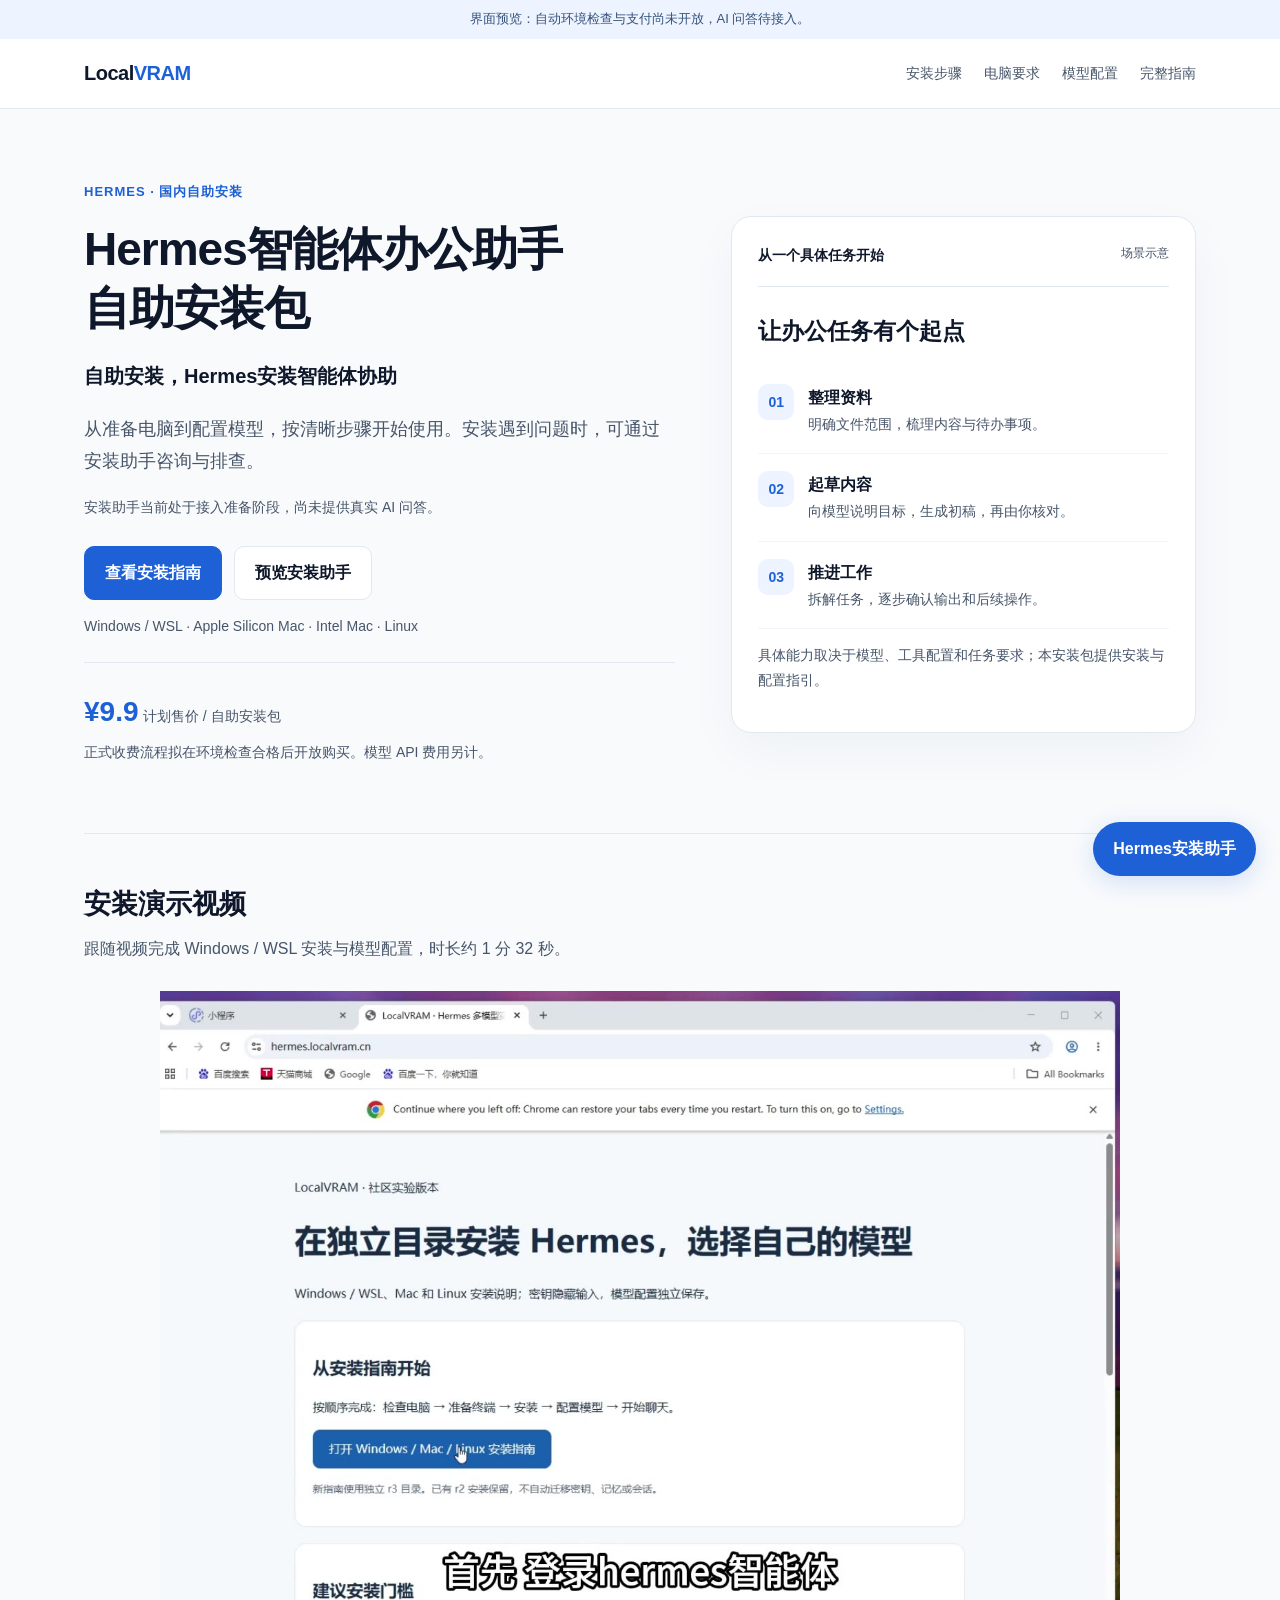
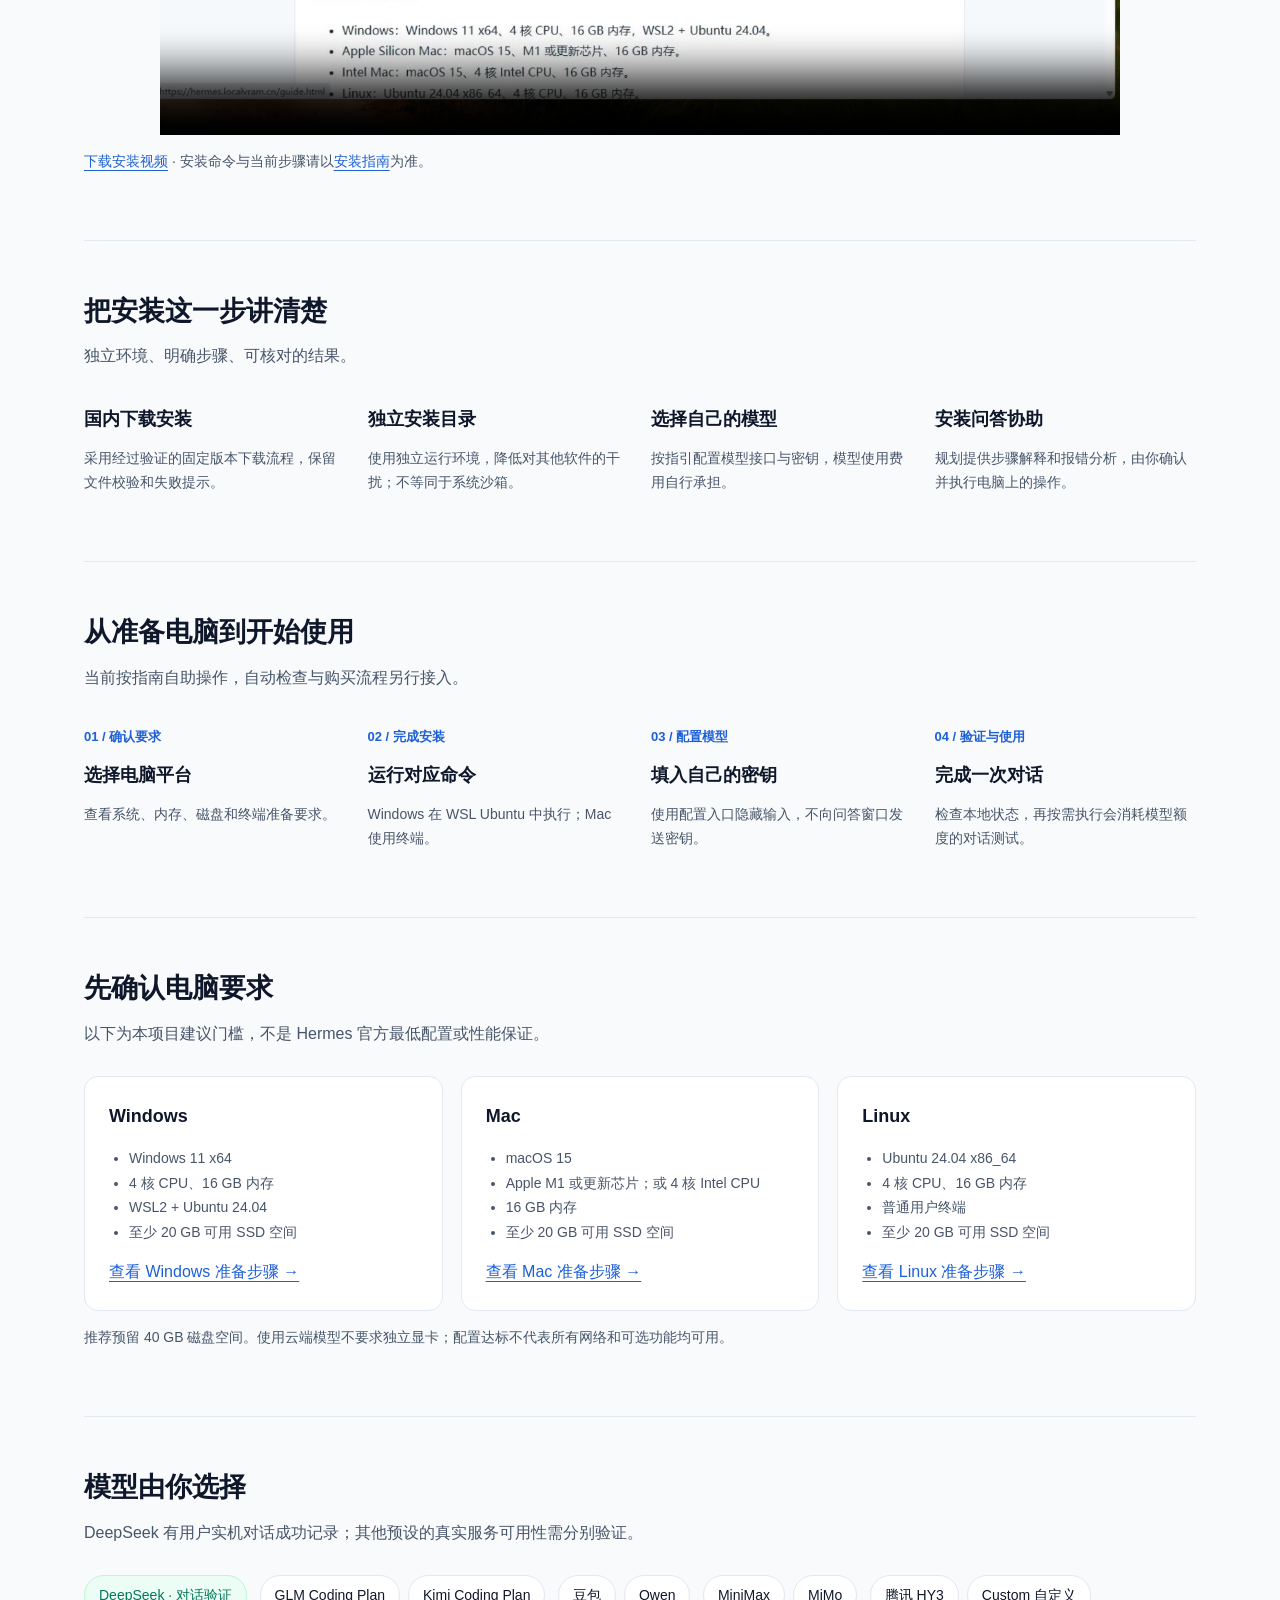
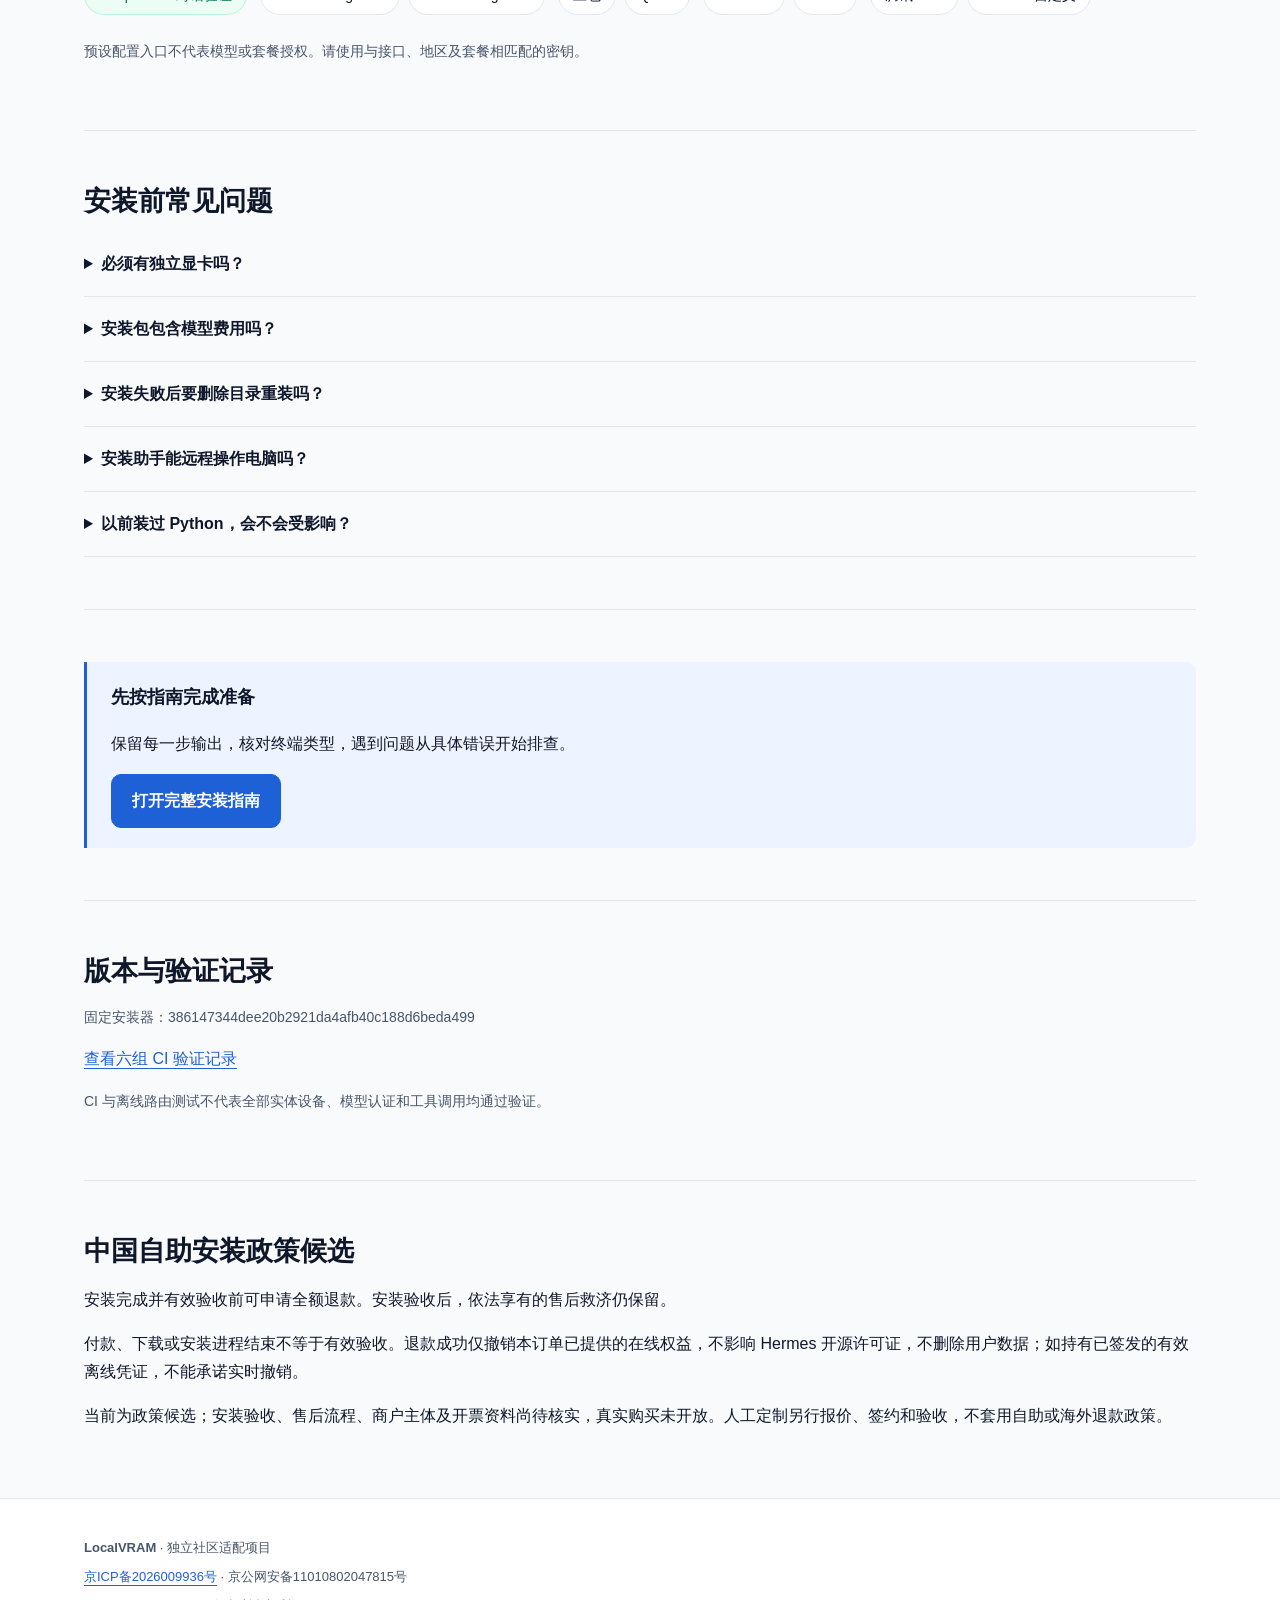
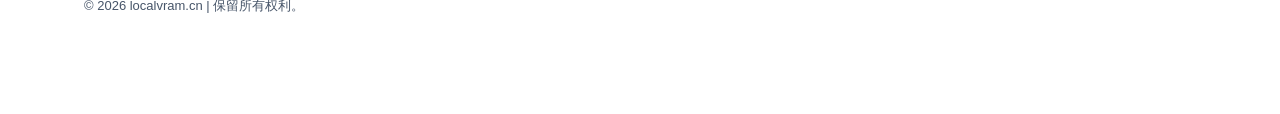
<file: site/index.html>
<!doctype html>
<html lang="zh-CN">
<head>
<meta charset="utf-8">
<meta name="viewport" content="width=device-width,initial-scale=1">
<meta name="robots" content="noindex,nofollow">
<title>Hermes智能体办公助手自助安装包 · LocalVRAM</title>
<link rel="stylesheet" href="product.css">
<script src="product.js" defer></script>
</head>
<body>
<div class="preview">界面预览：自动环境检查与支付尚未开放，AI 问答待接入。</div>
<div class="mobile-note">请在电脑上完成安装。手机可以阅读指南；支付功能尚未开放。</div>
<header class="header">
<nav class="nav" aria-label="主导航">
<a class="brand" href="index.html">Local<span>VRAM</span></a>
<div class="links">
<a href="#steps">安装步骤</a><a href="#requirements">电脑要求</a>
<a href="#models">模型配置</a><a href="guide.html">完整指南</a>
</div>
</nav>
</header>

<main class="container">
<section class="hero">
<div>
<div class="eyebrow">HERMES · 国内自助安装</div>
<h1>Hermes智能体办公助手<br>自助安装包</h1>
<p class="subtitle">自助安装，Hermes安装智能体协助</p>
<p class="lead">从准备电脑到配置模型，按清晰步骤开始使用。安装遇到问题时，可通过安装助手咨询与排查。</p>
<p class="small">安装助手当前处于接入准备阶段，尚未提供真实 AI 问答。</p>
<div class="actions">
<a class="button primary" href="guide.html">查看安装指南</a>
<button class="button" type="button" data-open-assistant>预览安装助手</button>
</div>
<p class="small">Windows / WSL · Apple Silicon Mac · Intel Mac · Linux</p>
<div class="price">
<p><strong>¥9.9</strong> <span class="small">计划售价 / 自助安装包</span></p>
<p class="small">正式收费流程拟在环境检查合格后开放购买。模型 API 费用另计。</p>
</div>
</div>

<div class="scene" aria-label="办公使用场景示意">
<div class="scene-top"><strong>从一个具体任务开始</strong><span>场景示意</span></div>
<div class="scene-title">让办公任务有个起点</div>
<div class="task"><b>01</b><div><strong>整理资料</strong>
<p>明确文件范围，梳理内容与待办事项。</p></div></div>
<div class="task"><b>02</b><div><strong>起草内容</strong>
<p>向模型说明目标，生成初稿，再由你核对。</p></div></div>
<div class="task"><b>03</b><div><strong>推进工作</strong>
<p>拆解任务，逐步确认输出和后续操作。</p></div></div>
<p class="small">具体能力取决于模型、工具配置和任务要求；本安装包提供安装与配置指引。</p>
</div>
</section>

<section class="section" id="video-demo">
<h2>安装演示视频</h2>
<p class="section-intro">跟随视频完成 Windows / WSL 安装与模型配置，时长约 1 分 32 秒。</p>
<div class="video-frame">
<video controls preload="metadata" width="960" height="540"
poster="media/installvideo-poster.jpg" playsinline aria-label="Hermes 安装演示视频" style="max-width:100%;height:auto;display:block;margin:0 auto;background:#000;">
<source src="media/installvideo.mp4" type="video/mp4">
您的浏览器不支持视频播放，可直接
<a href="media/installvideo.mp4">下载视频文件</a>观看。
</video>
<p class="small"><a href="media/installvideo.mp4" download>下载安装视频</a> · 安装命令与当前步骤请以<a href="guide.html">安装指南</a>为准。</p>
</div>
</section>
<section class="section">
<h2>把安装这一步讲清楚</h2>
<p class="section-intro">独立环境、明确步骤、可核对的结果。</p>
<div class="grid">
<div class="feature"><h3>国内下载安装</h3>
<p>采用经过验证的固定版本下载流程，保留文件校验和失败提示。</p></div>
<div class="feature"><h3>独立安装目录</h3>
<p>使用独立运行环境，降低对其他软件的干扰；不等同于系统沙箱。</p></div>
<div class="feature"><h3>选择自己的模型</h3>
<p>按指引配置模型接口与密钥，模型使用费用自行承担。</p></div>
<div class="feature"><h3>安装问答协助</h3>
<p>规划提供步骤解释和报错分析，由你确认并执行电脑上的操作。</p></div>
</div>
</section>

<section class="section" id="steps">
<h2>从准备电脑到开始使用</h2>
<p class="section-intro">当前按指南自助操作，自动检查与购买流程另行接入。</p>
<div class="grid">
<div class="feature"><div class="number">01 / 确认要求</div>
<h3>选择电脑平台</h3><p>查看系统、内存、磁盘和终端准备要求。</p></div>
<div class="feature"><div class="number">02 / 完成安装</div>
<h3>运行对应命令</h3><p>Windows 在 WSL Ubuntu 中执行；Mac 使用终端。</p></div>
<div class="feature"><div class="number">03 / 配置模型</div>
<h3>填入自己的密钥</h3><p>使用配置入口隐藏输入，不向问答窗口发送密钥。</p></div>
<div class="feature"><div class="number">04 / 验证与使用</div>
<h3>完成一次对话</h3><p>检查本地状态，再按需执行会消耗模型额度的对话测试。</p></div>
</div>
</section>

<section class="section" id="requirements">
<h2>先确认电脑要求</h2>
<p class="section-intro">以下为本项目建议门槛，不是 Hermes 官方最低配置或性能保证。</p>
<div class="platforms">
<article class="platform"><h3>Windows</h3><ul>
<li>Windows 11 x64</li><li>4 核 CPU、16 GB 内存</li>
<li>WSL2 + Ubuntu 24.04</li><li>至少 20 GB 可用 SSD 空间</li>
</ul><a href="guide.html">查看 Windows 准备步骤 →</a></article>
<article class="platform"><h3>Mac</h3><ul>
<li>macOS 15</li><li>Apple M1 或更新芯片；或 4 核 Intel CPU</li>
<li>16 GB 内存</li><li>至少 20 GB 可用 SSD 空间</li>
</ul><a href="guide.html">查看 Mac 准备步骤 →</a></article>
<article class="platform"><h3>Linux</h3><ul>
<li>Ubuntu 24.04 x86_64</li><li>4 核 CPU、16 GB 内存</li>
<li>普通用户终端</li><li>至少 20 GB 可用 SSD 空间</li>
</ul><a href="guide.html">查看 Linux 准备步骤 →</a></article>
</div>
<p class="small">推荐预留 40 GB 磁盘空间。使用云端模型不要求独立显卡；配置达标不代表所有网络和可选功能均可用。</p>
</section>

<section class="section" id="models">
<h2>模型由你选择</h2>
<p class="section-intro">DeepSeek 有用户实机对话成功记录；其他预设的真实服务可用性需分别验证。</p>
<span class="pill verified">DeepSeek · 对话验证</span>
<span class="pill">GLM Coding Plan</span><span class="pill">Kimi Coding Plan</span>
<span class="pill">豆包</span><span class="pill">Qwen</span>
<span class="pill">MiniMax</span><span class="pill">MiMo</span>
<span class="pill">腾讯 HY3</span><span class="pill">Custom 自定义</span>
<p class="small">预设配置入口不代表模型或套餐授权。请使用与接口、地区及套餐相匹配的密钥。</p>
</section>

<section class="section">
<h2>安装前常见问题</h2>
<details class="faq"><summary>必须有独立显卡吗？</summary>
<p>本版主要连接云端模型，无需独立显卡。本地模型需要另行评估硬件。</p></details>
<details class="faq"><summary>安装包包含模型费用吗？</summary>
<p>不包含。模型账号、API Key 和使用额度由你自行准备。</p></details>
<details class="faq"><summary>安装失败后要删除目录重装吗？</summary>
<p>先保留错误提示和失败现场，查看指南对应处理方法。不要直接删除已有安装、配置或会话。</p></details>
<details class="faq"><summary>安装助手能远程操作电脑吗？</summary>
<p>不能。问答功能拟提供安装解释和排错建议，电脑操作由你确认并执行。</p></details>
<details class="faq"><summary>以前装过 Python，会不会受影响？</summary>
<p>本版使用独立运行环境以降低干扰，不承诺绝对零冲突。安装前仍需检查路径与现有环境。</p></details>
</section>

<section class="section">
<div class="notice">
<h3>先按指南完成准备</h3>
<p>保留每一步输出，核对终端类型，遇到问题从具体错误开始排查。</p>
<a class="button primary" href="guide.html">打开完整安装指南</a>
</div>
</section>

<section class="section">
<h2>版本与验证记录</h2>
<p class="small">固定安装器：386147344dee20b2921da4afb40c188d6beda499</p>
<p><a href="https://github.com/kxz2009-crypto/hermes-cn/actions/runs/37827091899">查看六组 CI 验证记录</a></p>
<p class="small">CI 与离线路由测试不代表全部实体设备、模型认证和工具调用均通过验证。</p>
</section>
<section class="section" id="cn-policy-candidate"><h2>中国自助安装政策候选</h2><p>安装完成并有效验收前可申请全额退款。安装验收后，依法享有的售后救济仍保留。</p><p>付款、下载或安装进程结束不等于有效验收。退款成功仅撤销本订单已提供的在线权益，不影响 Hermes 开源许可证，不删除用户数据；如持有已签发的有效离线凭证，不能承诺实时撤销。</p><p>当前为政策候选；安装验收、售后流程、商户主体及开票资料尚待核实，真实购买未开放。人工定制另行报价、签约和验收，不套用自助或海外退款政策。</p></section>
</main>
<footer class="footer"><div class="footer-inner">
<p><strong>LocalVRAM</strong> · 独立社区适配项目</p>
<p><a href="https://beian.miit.gov.cn/" target="_blank"
rel="noopener noreferrer">京ICP备2026009936号</a> · <span>京公网安备11010802047815号</span></p>
<p>© 2026 localvram.cn | 保留所有权利。</p>
</div></footer>
<button class="assistant-launch" id="assistant-launch" type="button"
aria-haspopup="dialog" aria-controls="assistant-panel">Hermes安装助手</button>
<dialog class="assistant-panel" id="assistant-panel" aria-labelledby="assistant-title">
<div class="assistant-top"><strong id="assistant-title">Hermes安装助手 · 预览</strong>
<button id="assistant-close" type="button" aria-label="关闭安装助手">关闭</button></div>
<iframe src="install-assistant.html" title="Hermes安装助手问答"
loading="lazy" referrerpolicy="same-origin"></iframe>
</dialog>
</body>
</html>
</file>
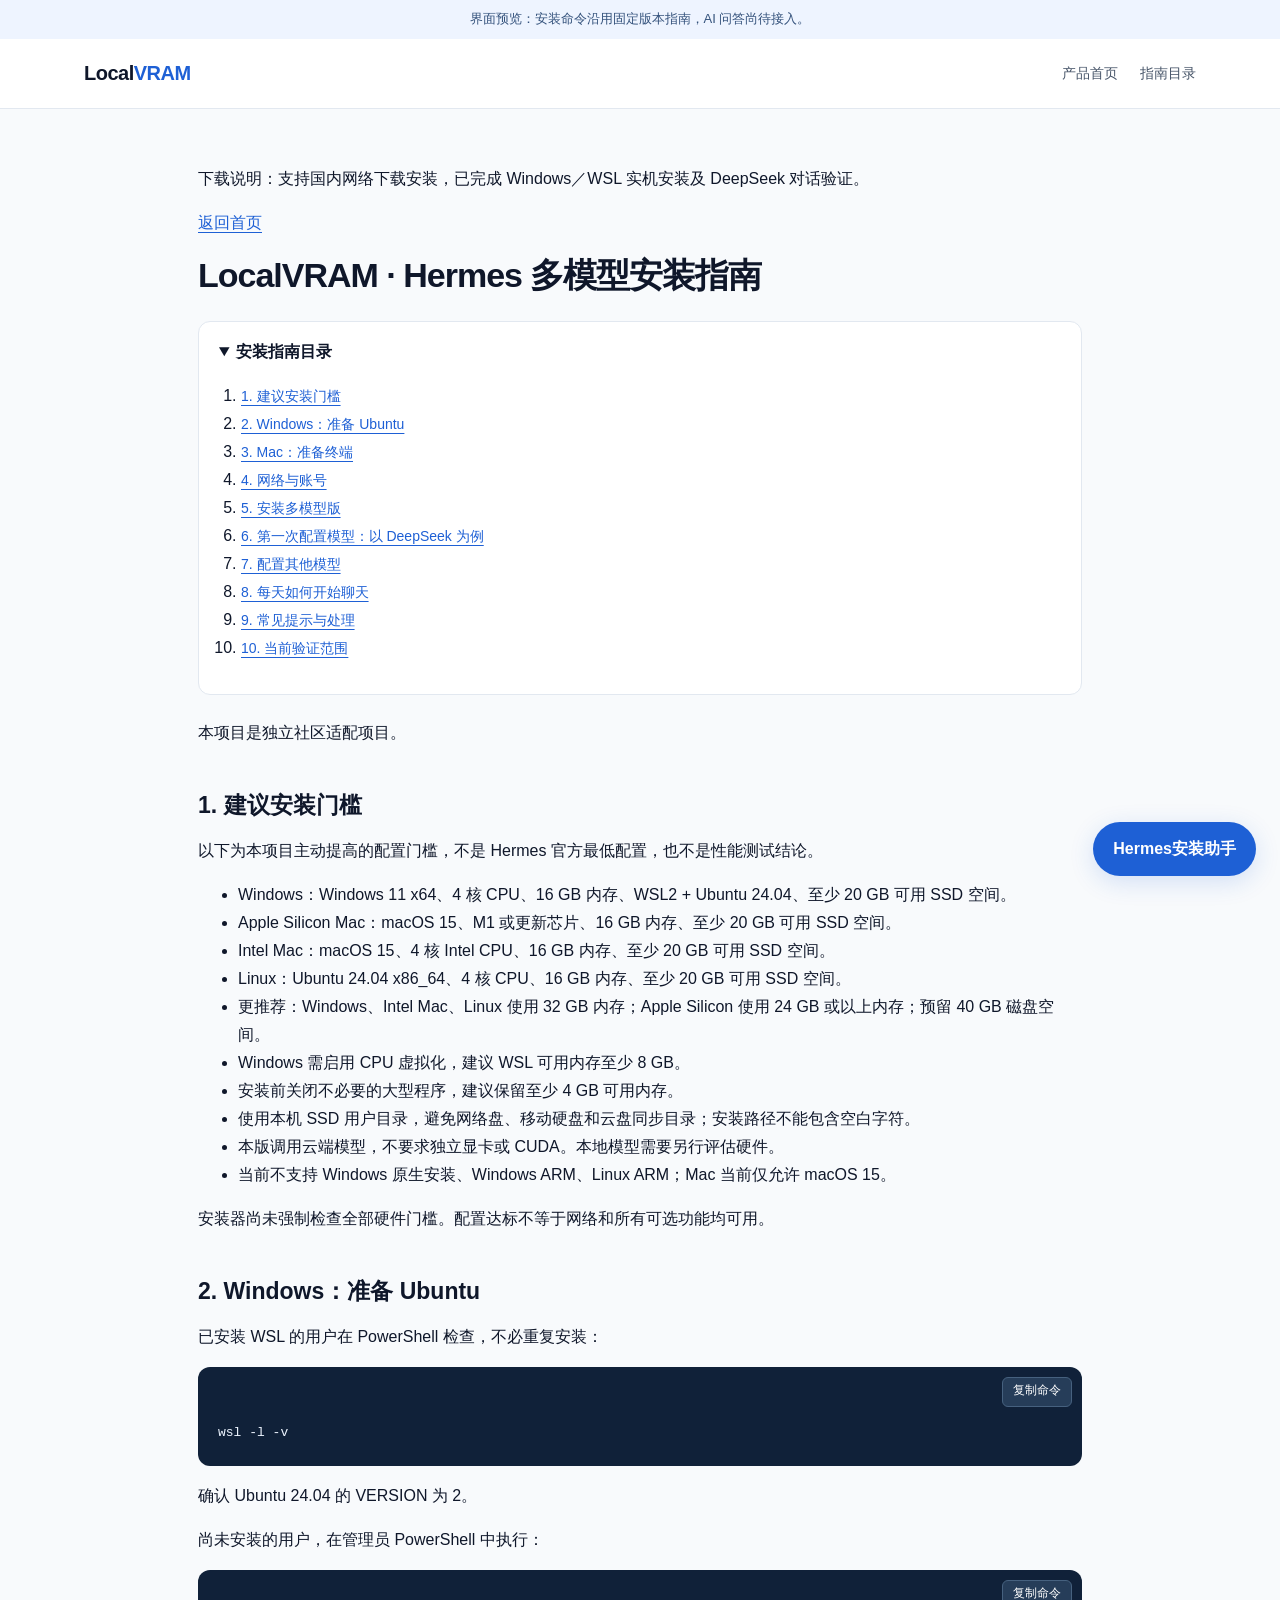
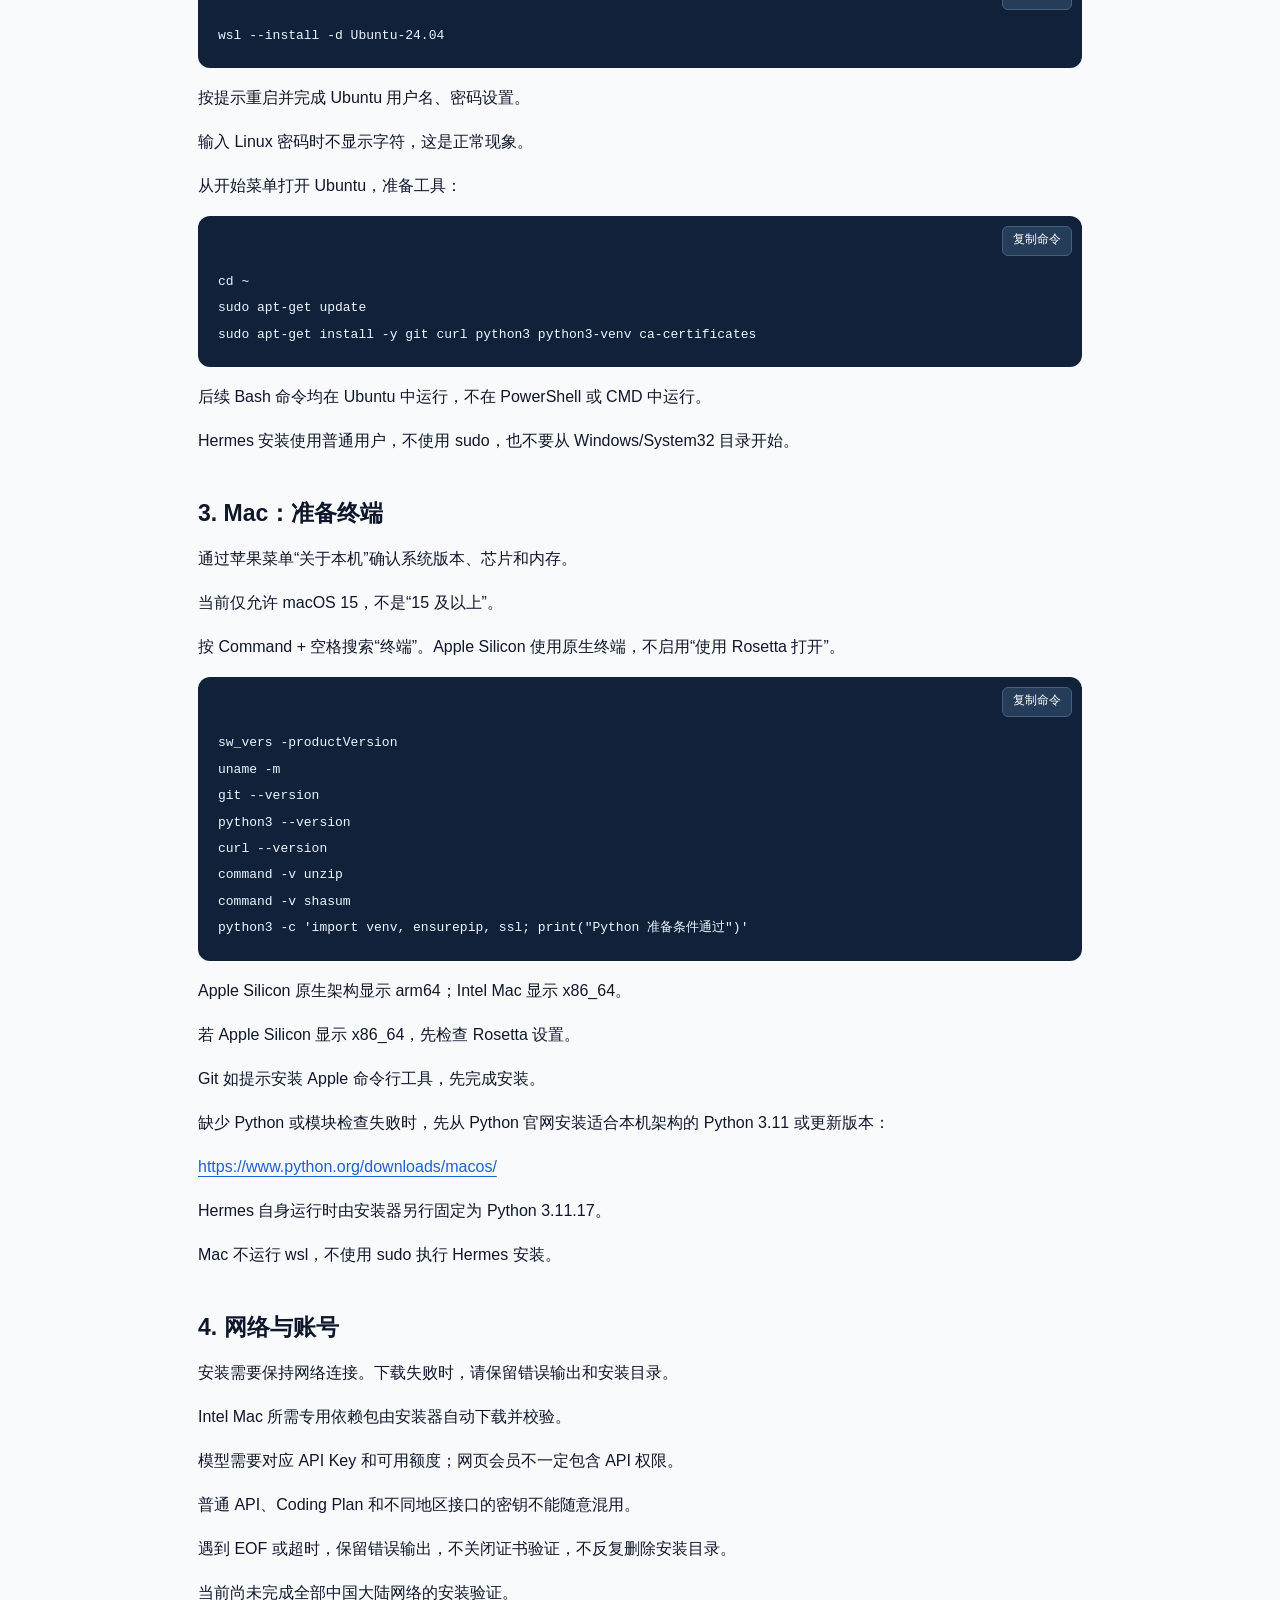
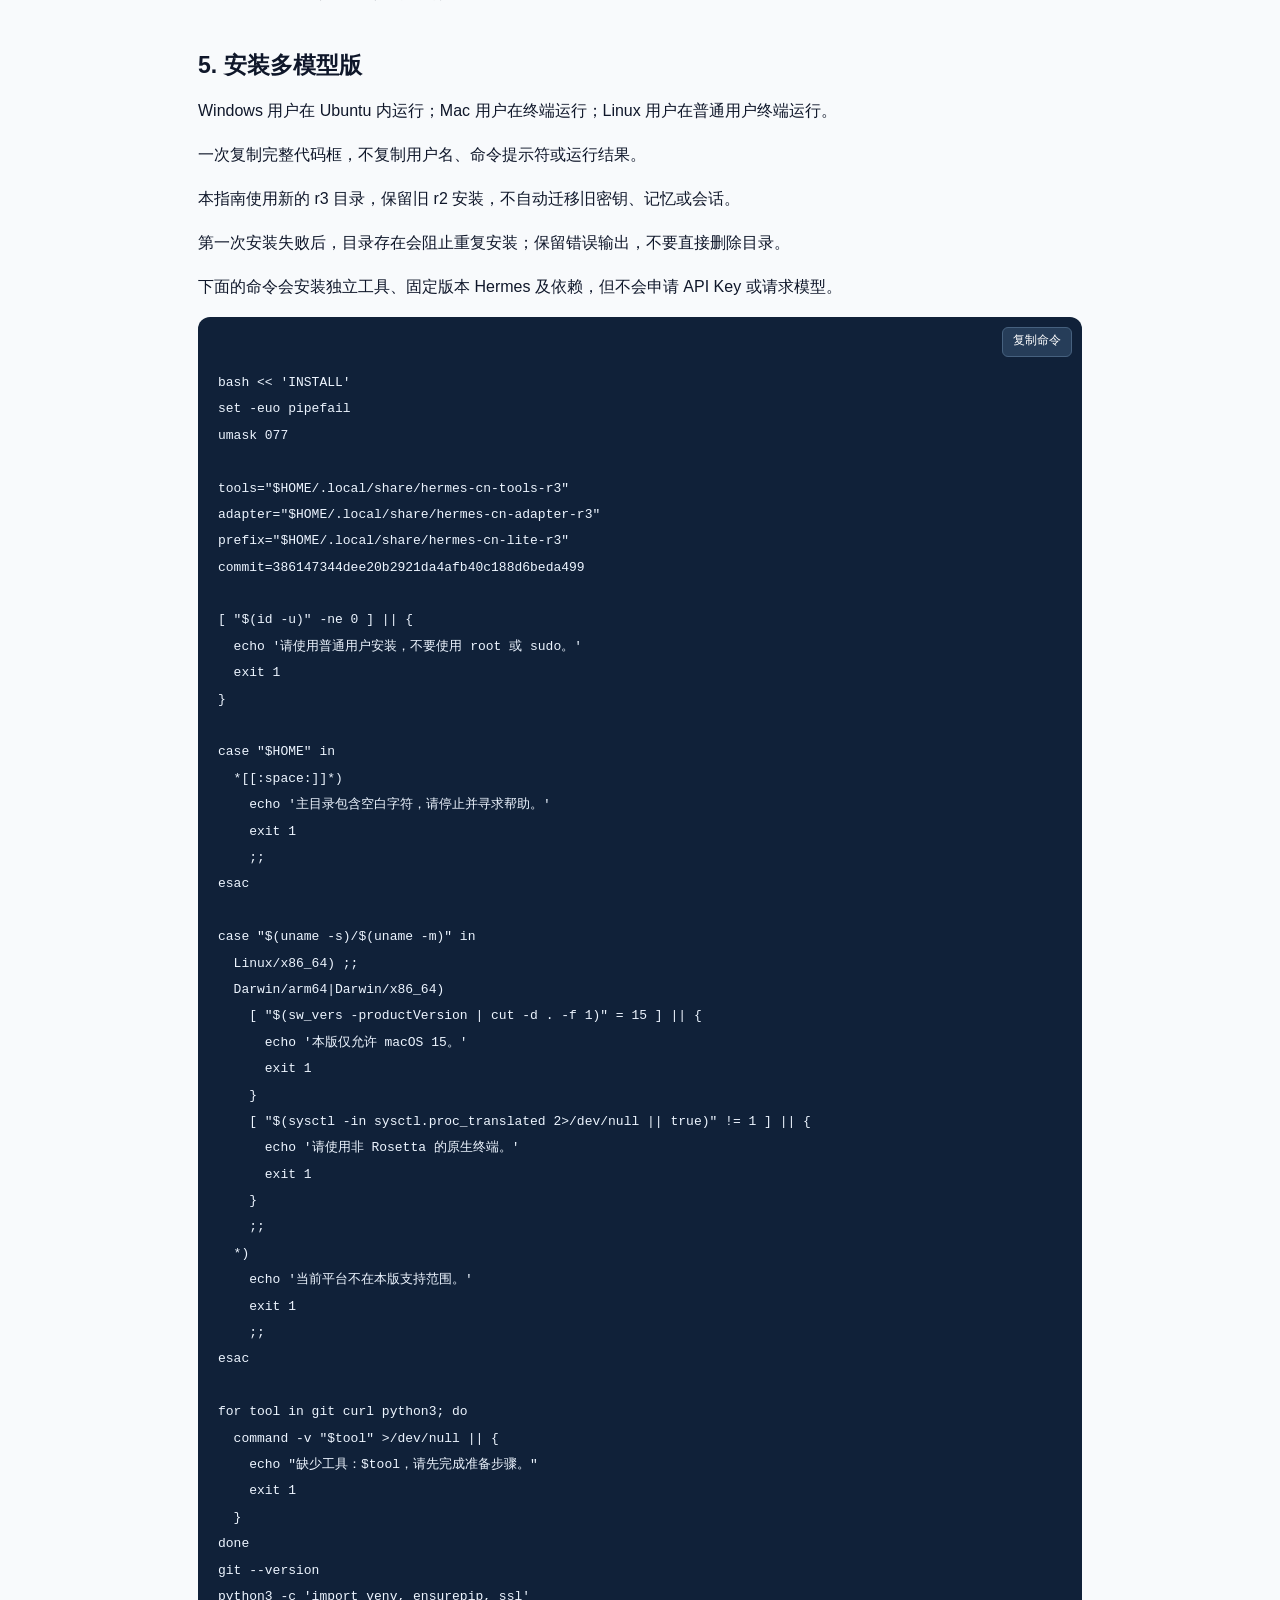
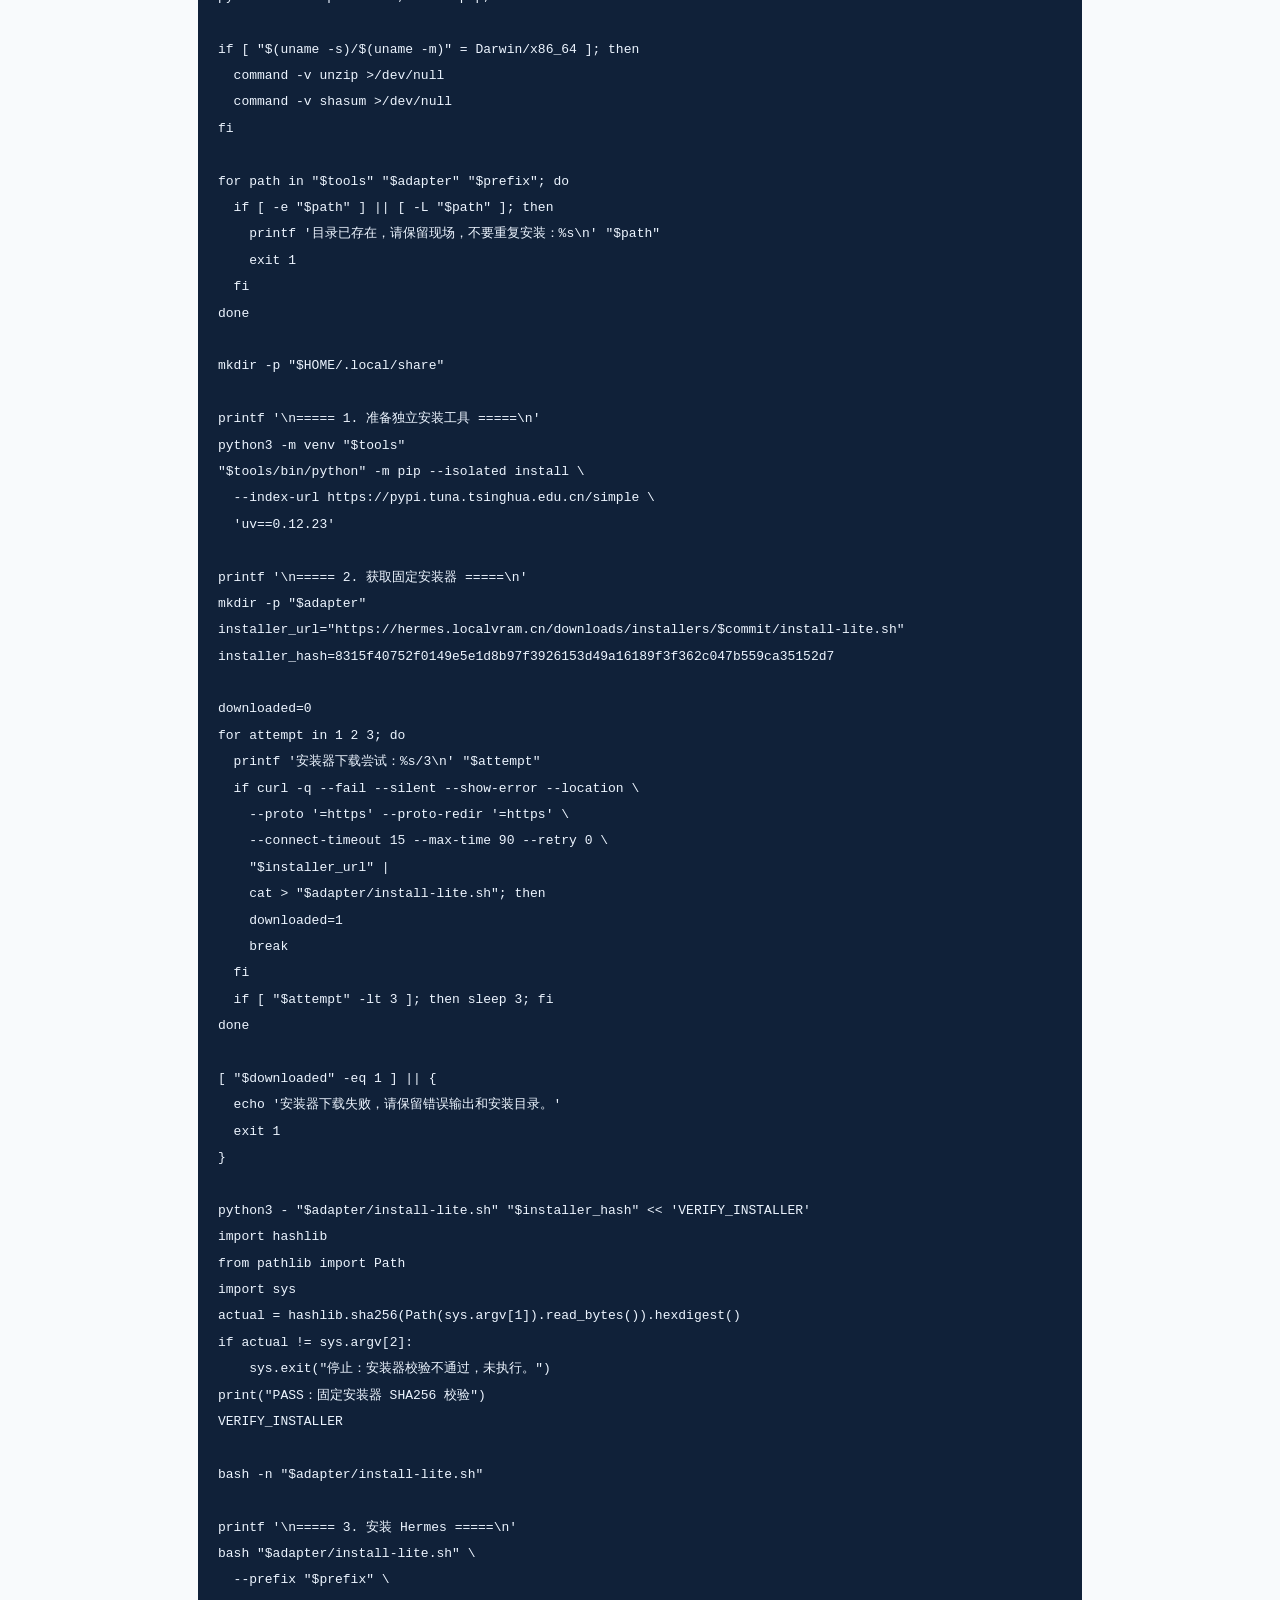
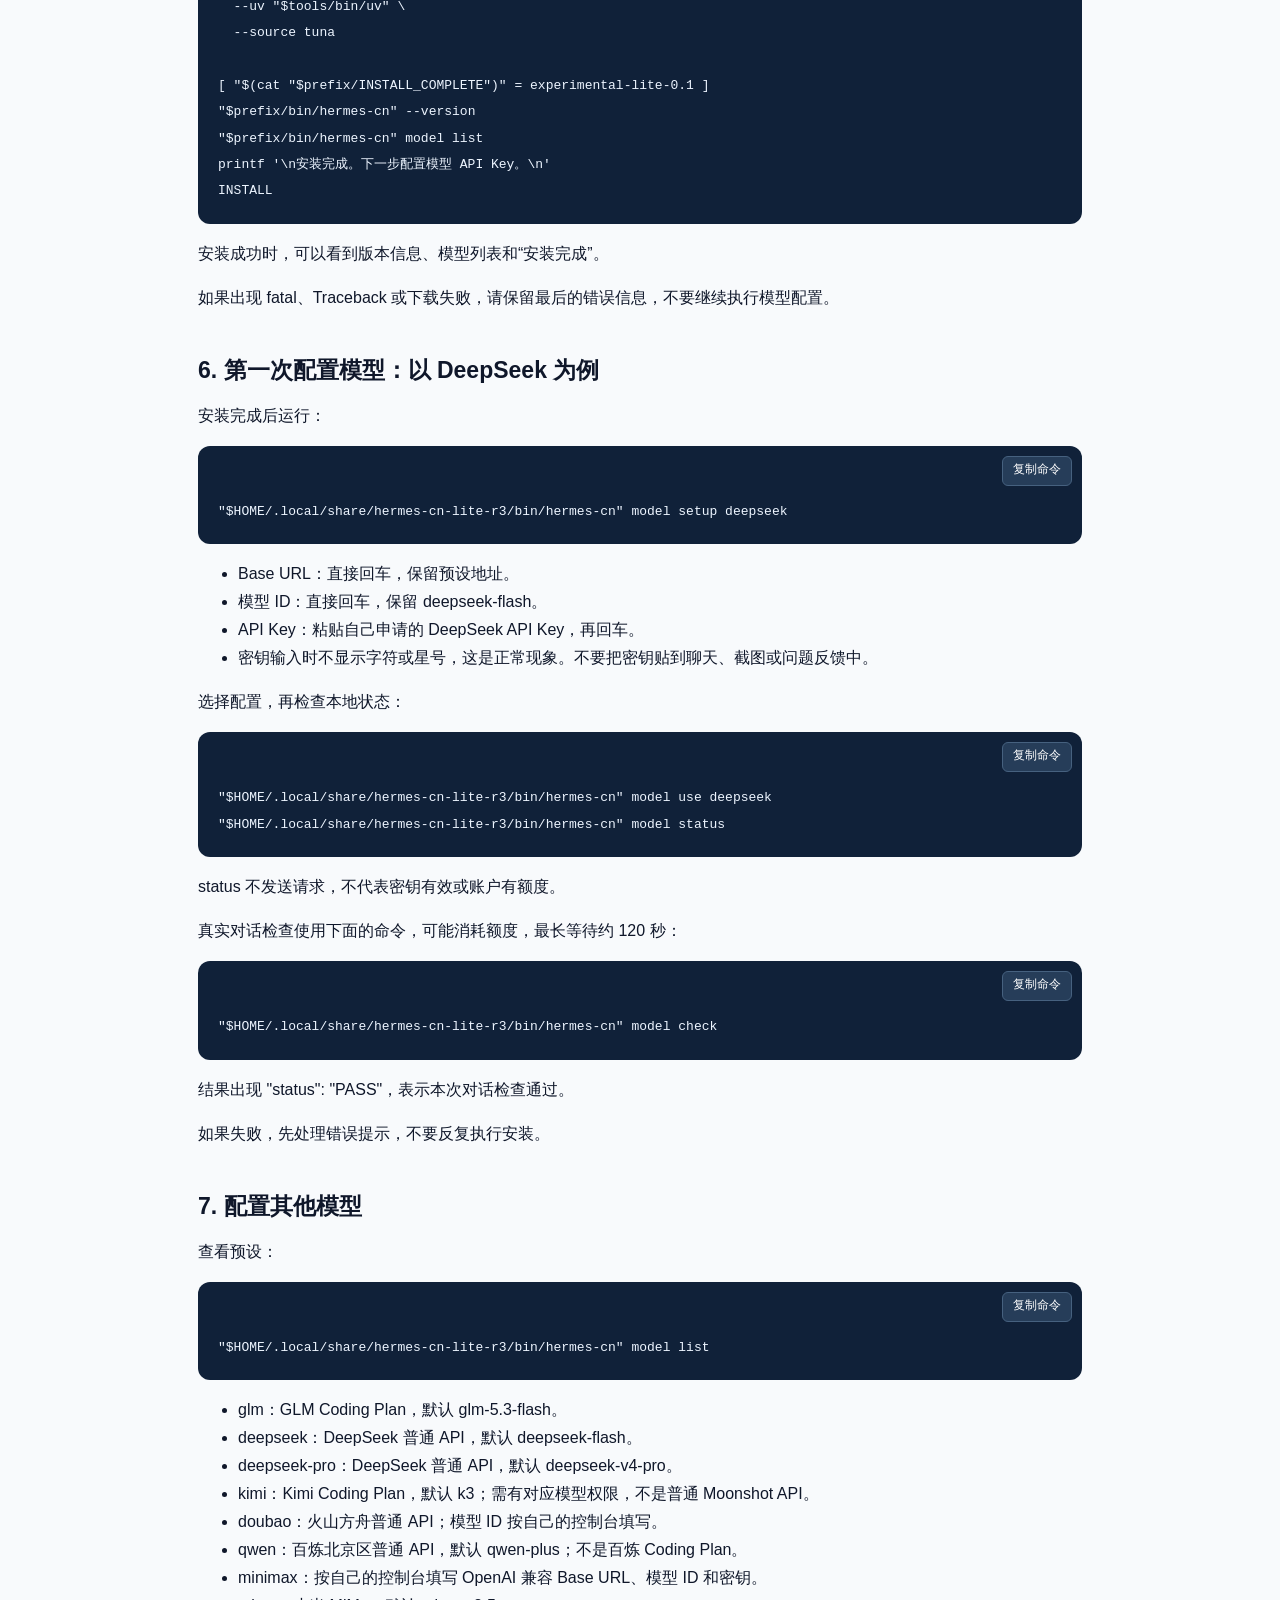
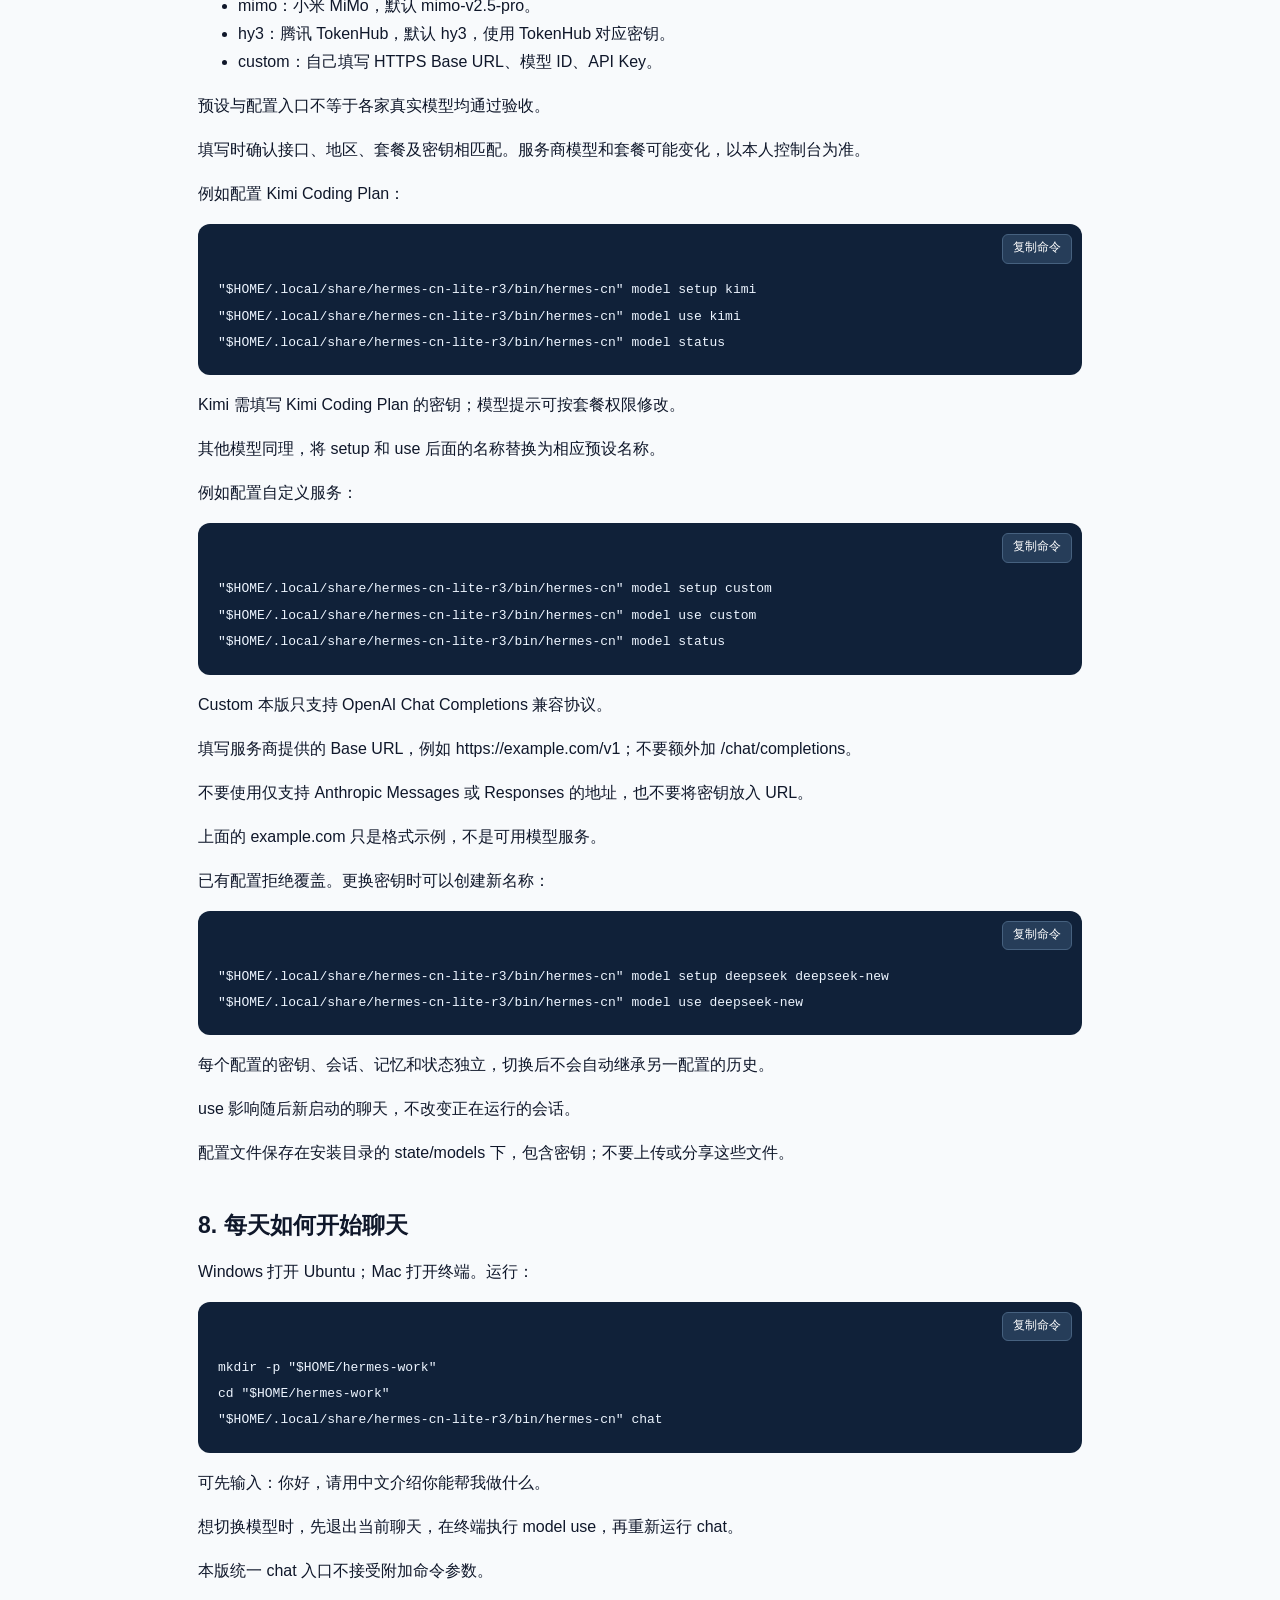
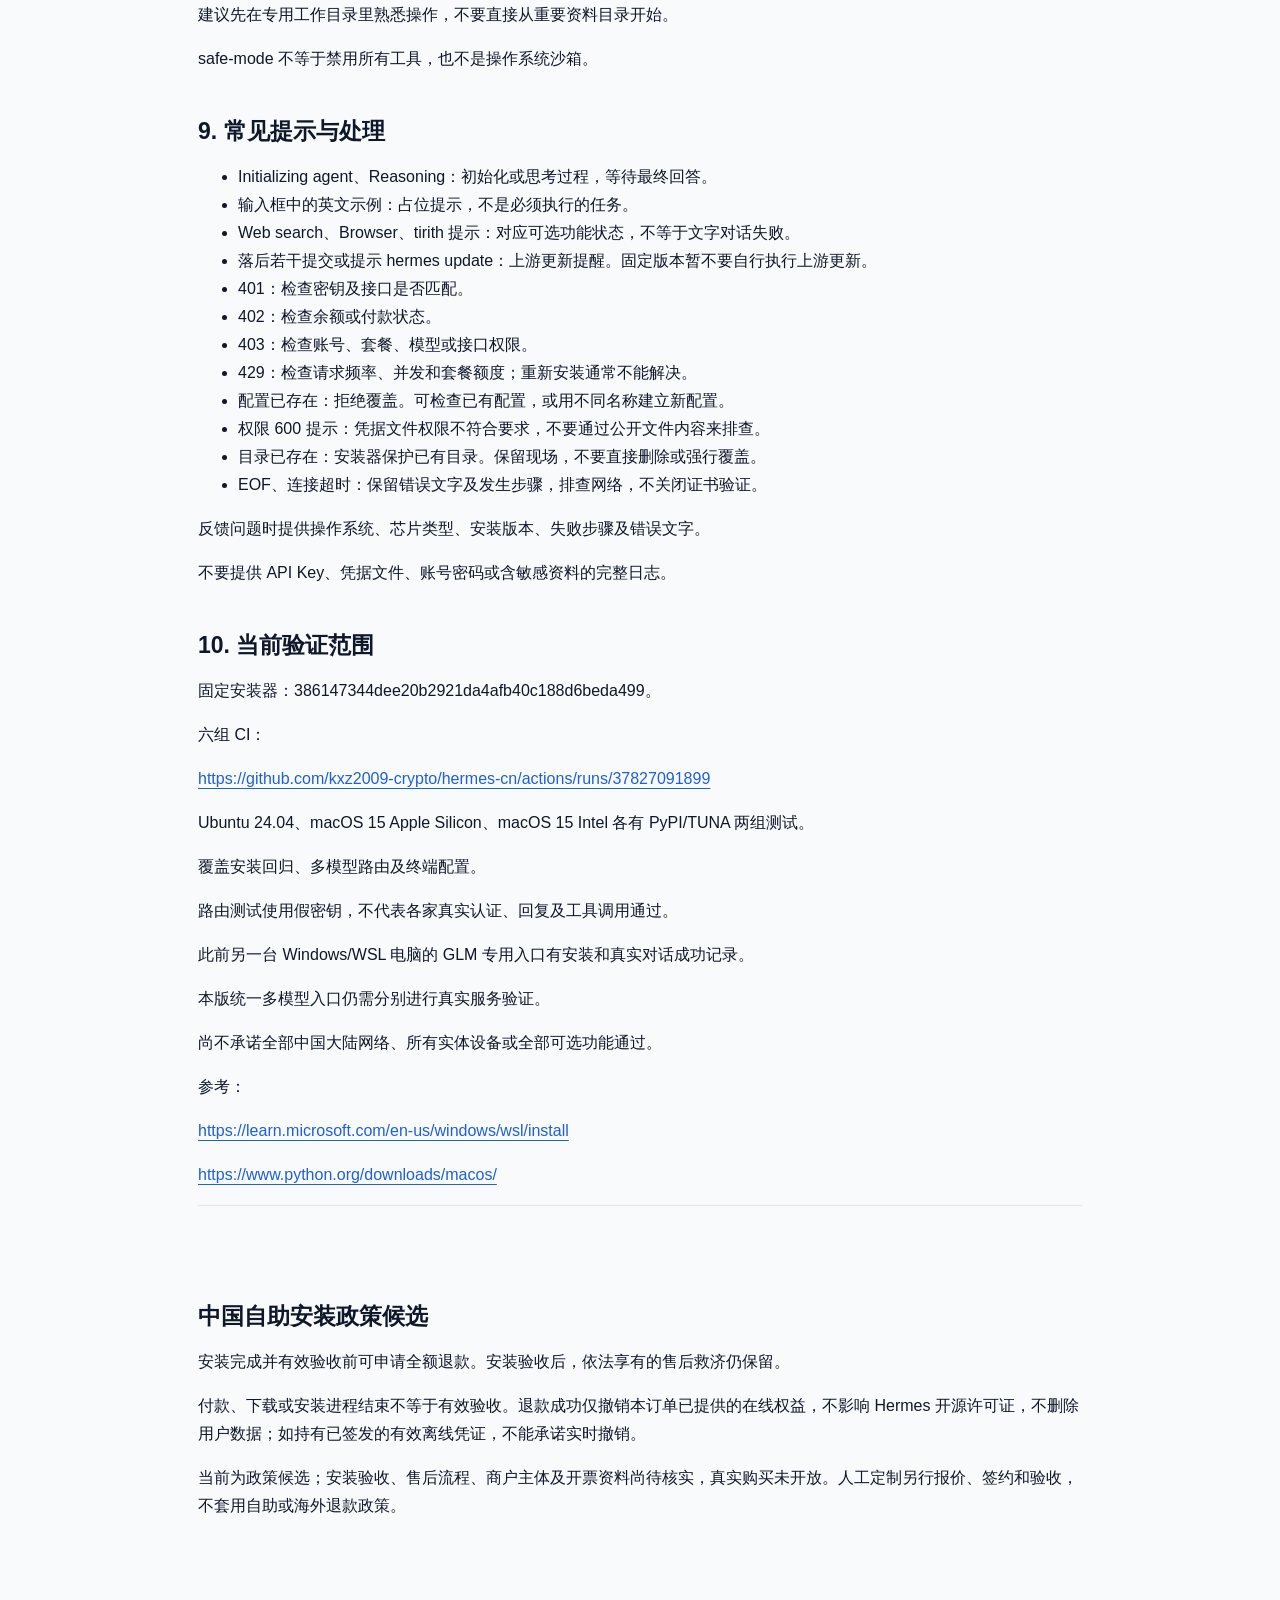
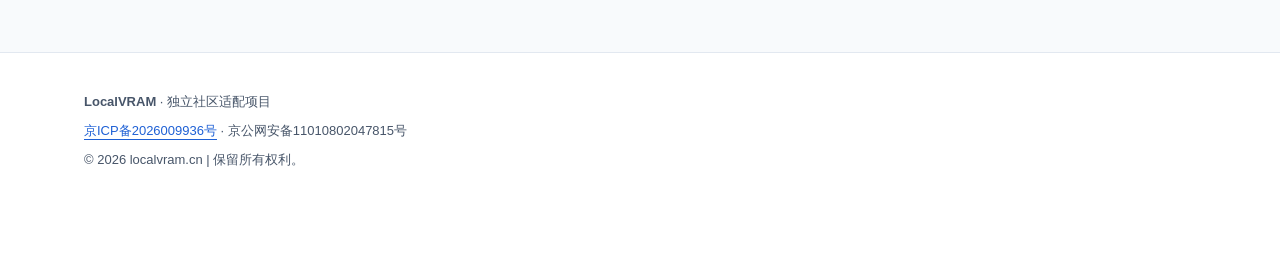
<file: site/guide.html>
<!doctype html>
<html lang="zh-CN"><head><meta charset="utf-8">
<meta name="viewport" content="width=device-width,initial-scale=1">
<meta name="robots" content="noindex,nofollow">
<title>完整安装指南 · Hermes智能体办公助手自助安装包</title>
<link rel="stylesheet" href="product.css">
<script src="product.js" defer></script>
</head><body>
<div class="preview">界面预览：安装命令沿用固定版本指南，AI 问答尚待接入。</div>
<header class="header"><nav class="nav" aria-label="主导航">
<a class="brand" href="index.html">Local<span>VRAM</span></a>
<div class="links"><a href="index.html">产品首页</a>
<a href="#guide-toc">指南目录</a></div>
</nav></header>

<main class="guide">

<p>下载说明：支持国内网络下载安装，已完成 Windows／WSL 实机安装及 DeepSeek 对话验证。</p><a href="/">返回首页</a>
<h1>LocalVRAM · Hermes 多模型安装指南</h1><details class="guide-toc" id="guide-toc" open><summary>安装指南目录</summary><ol><li><a href="#chapter-1">1. 建议安装门槛</a></li><li><a href="#chapter-2">2. Windows：准备 Ubuntu</a></li><li><a href="#chapter-3">3. Mac：准备终端</a></li><li><a href="#chapter-4">4. 网络与账号</a></li><li><a href="#chapter-5">5. 安装多模型版</a></li><li><a href="#chapter-6">6. 第一次配置模型：以 DeepSeek 为例</a></li><li><a href="#chapter-7">7. 配置其他模型</a></li><li><a href="#chapter-8">8. 每天如何开始聊天</a></li><li><a href="#chapter-9">9. 常见提示与处理</a></li><li><a href="#chapter-10">10. 当前验证范围</a></li></ol></details>
<p>本项目是独立社区适配项目。</p>
<h2 id="chapter-1">1. 建议安装门槛</h2>
<p>以下为本项目主动提高的配置门槛，不是 Hermes 官方最低配置，也不是性能测试结论。</p>
<ul>
<li>Windows：Windows 11 x64、4 核 CPU、16 GB 内存、WSL2 + Ubuntu 24.04、至少 20 GB 可用 SSD 空间。</li>
<li>Apple Silicon Mac：macOS 15、M1 或更新芯片、16 GB 内存、至少 20 GB 可用 SSD 空间。</li>
<li>Intel Mac：macOS 15、4 核 Intel CPU、16 GB 内存、至少 20 GB 可用 SSD 空间。</li>
<li>Linux：Ubuntu 24.04 x86_64、4 核 CPU、16 GB 内存、至少 20 GB 可用 SSD 空间。</li>
<li>更推荐：Windows、Intel Mac、Linux 使用 32 GB 内存；Apple Silicon 使用 24 GB 或以上内存；预留 40 GB 磁盘空间。</li>
<li>Windows 需启用 CPU 虚拟化，建议 WSL 可用内存至少 8 GB。</li>
<li>安装前关闭不必要的大型程序，建议保留至少 4 GB 可用内存。</li>
<li>使用本机 SSD 用户目录，避免网络盘、移动硬盘和云盘同步目录；安装路径不能包含空白字符。</li>
<li>本版调用云端模型，不要求独立显卡或 CUDA。本地模型需要另行评估硬件。</li>
<li>当前不支持 Windows 原生安装、Windows ARM、Linux ARM；Mac 当前仅允许 macOS 15。</li>
</ul>
<p>安装器尚未强制检查全部硬件门槛。配置达标不等于网络和所有可选功能均可用。</p>
<h2 id="chapter-2">2. Windows：准备 Ubuntu</h2>
<p>已安装 WSL 的用户在 PowerShell 检查，不必重复安装：</p>
<pre><code>wsl -l -v
</code></pre>
<p>确认 Ubuntu 24.04 的 VERSION 为 2。</p>
<p>尚未安装的用户，在管理员 PowerShell 中执行：</p>
<pre><code>wsl --install -d Ubuntu-24.04
</code></pre>
<p>按提示重启并完成 Ubuntu 用户名、密码设置。</p>
<p>输入 Linux 密码时不显示字符，这是正常现象。</p>
<p>从开始菜单打开 Ubuntu，准备工具：</p>
<pre><code>cd ~
sudo apt-get update
sudo apt-get install -y git curl python3 python3-venv ca-certificates
</code></pre>
<p>后续 Bash 命令均在 Ubuntu 中运行，不在 PowerShell 或 CMD 中运行。</p>
<p>Hermes 安装使用普通用户，不使用 sudo，也不要从 Windows/System32 目录开始。</p>
<h2 id="chapter-3">3. Mac：准备终端</h2>
<p>通过苹果菜单“关于本机”确认系统版本、芯片和内存。</p>
<p>当前仅允许 macOS 15，不是“15 及以上”。</p>
<p>按 Command + 空格搜索“终端”。Apple Silicon 使用原生终端，不启用“使用 Rosetta 打开”。</p>
<pre><code>sw_vers -productVersion
uname -m
git --version
python3 --version
curl --version
command -v unzip
command -v shasum
python3 -c &#x27;import venv, ensurepip, ssl; print(&quot;Python 准备条件通过&quot;)&#x27;
</code></pre>
<p>Apple Silicon 原生架构显示 arm64；Intel Mac 显示 x86_64。</p>
<p>若 Apple Silicon 显示 x86_64，先检查 Rosetta 设置。</p>
<p>Git 如提示安装 Apple 命令行工具，先完成安装。</p>
<p>缺少 Python 或模块检查失败时，先从 Python 官网安装适合本机架构的 Python 3.11 或更新版本：</p>
<p><a href="https://www.python.org/downloads/macos/">https://www.python.org/downloads/macos/</a></p>
<p>Hermes 自身运行时由安装器另行固定为 Python 3.11.17。</p>
<p>Mac 不运行 wsl，不使用 sudo 执行 Hermes 安装。</p>
<h2 id="chapter-4">4. 网络与账号</h2>
<p>安装需要保持网络连接。下载失败时，请保留错误输出和安装目录。</p>
<p>Intel Mac 所需专用依赖包由安装器自动下载并校验。</p>
<p>模型需要对应 API Key 和可用额度；网页会员不一定包含 API 权限。</p>
<p>普通 API、Coding Plan 和不同地区接口的密钥不能随意混用。</p>
<p>遇到 EOF 或超时，保留错误输出，不关闭证书验证，不反复删除安装目录。</p>
<p>当前尚未完成全部中国大陆网络的安装验证。</p>
<h2 id="chapter-5">5. 安装多模型版</h2>
<p>Windows 用户在 Ubuntu 内运行；Mac 用户在终端运行；Linux 用户在普通用户终端运行。</p>
<p>一次复制完整代码框，不复制用户名、命令提示符或运行结果。</p>
<p>本指南使用新的 r3 目录，保留旧 r2 安装，不自动迁移旧密钥、记忆或会话。</p>
<p>第一次安装失败后，目录存在会阻止重复安装；保留错误输出，不要直接删除目录。</p>
<p>下面的命令会安装独立工具、固定版本 Hermes 及依赖，但不会申请 API Key 或请求模型。</p>
<pre><code>bash &lt;&lt; &#x27;INSTALL&#x27;
set -euo pipefail
umask 077

tools=&quot;$HOME/.local/share/hermes-cn-tools-r3&quot;
adapter=&quot;$HOME/.local/share/hermes-cn-adapter-r3&quot;
prefix=&quot;$HOME/.local/share/hermes-cn-lite-r3&quot;
commit=386147344dee20b2921da4afb40c188d6beda499

[ &quot;$(id -u)&quot; -ne 0 ] || {
  echo &#x27;请使用普通用户安装，不要使用 root 或 sudo。&#x27;
  exit 1
}

case &quot;$HOME&quot; in
  *[[:space:]]*)
    echo &#x27;主目录包含空白字符，请停止并寻求帮助。&#x27;
    exit 1
    ;;
esac

case &quot;$(uname -s)/$(uname -m)&quot; in
  Linux/x86_64) ;;
  Darwin/arm64|Darwin/x86_64)
    [ &quot;$(sw_vers -productVersion | cut -d . -f 1)&quot; = 15 ] || {
      echo &#x27;本版仅允许 macOS 15。&#x27;
      exit 1
    }
    [ &quot;$(sysctl -in sysctl.proc_translated 2&gt;/dev/null || true)&quot; != 1 ] || {
      echo &#x27;请使用非 Rosetta 的原生终端。&#x27;
      exit 1
    }
    ;;
  *)
    echo &#x27;当前平台不在本版支持范围。&#x27;
    exit 1
    ;;
esac

for tool in git curl python3; do
  command -v &quot;$tool&quot; &gt;/dev/null || {
    echo &quot;缺少工具：$tool，请先完成准备步骤。&quot;
    exit 1
  }
done
git --version
python3 -c &#x27;import venv, ensurepip, ssl&#x27;

if [ &quot;$(uname -s)/$(uname -m)&quot; = Darwin/x86_64 ]; then
  command -v unzip &gt;/dev/null
  command -v shasum &gt;/dev/null
fi

for path in &quot;$tools&quot; &quot;$adapter&quot; &quot;$prefix&quot;; do
  if [ -e &quot;$path&quot; ] || [ -L &quot;$path&quot; ]; then
    printf &#x27;目录已存在，请保留现场，不要重复安装：%s\n&#x27; &quot;$path&quot;
    exit 1
  fi
done

mkdir -p &quot;$HOME/.local/share&quot;

printf &#x27;\n===== 1. 准备独立安装工具 =====\n&#x27;
python3 -m venv &quot;$tools&quot;
&quot;$tools/bin/python&quot; -m pip --isolated install \
  --index-url https://pypi.tuna.tsinghua.edu.cn/simple \
  &#x27;uv==0.12.23&#x27;

printf &#x27;\n===== 2. 获取固定安装器 =====\n&#x27;
mkdir -p &quot;$adapter&quot;
installer_url=&quot;https://hermes.localvram.cn/downloads/installers/$commit/install-lite.sh&quot;
installer_hash=8315f40752f0149e5e1d8b97f3926153d49a16189f3f362c047b559ca35152d7

downloaded=0
for attempt in 1 2 3; do
  printf &#x27;安装器下载尝试：%s/3\n&#x27; &quot;$attempt&quot;
  if curl -q --fail --silent --show-error --location \
    --proto &#x27;=https&#x27; --proto-redir &#x27;=https&#x27; \
    --connect-timeout 15 --max-time 90 --retry 0 \
    &quot;$installer_url&quot; |
    cat &gt; &quot;$adapter/install-lite.sh&quot;; then
    downloaded=1
    break
  fi
  if [ &quot;$attempt&quot; -lt 3 ]; then sleep 3; fi
done

[ &quot;$downloaded&quot; -eq 1 ] || {
  echo &#x27;安装器下载失败，请保留错误输出和安装目录。&#x27;
  exit 1
}

python3 - &quot;$adapter/install-lite.sh&quot; &quot;$installer_hash&quot; &lt;&lt; &#x27;VERIFY_INSTALLER&#x27;
import hashlib
from pathlib import Path
import sys
actual = hashlib.sha256(Path(sys.argv[1]).read_bytes()).hexdigest()
if actual != sys.argv[2]:
    sys.exit(&quot;停止：安装器校验不通过，未执行。&quot;)
print(&quot;PASS：固定安装器 SHA256 校验&quot;)
VERIFY_INSTALLER

bash -n &quot;$adapter/install-lite.sh&quot;

printf &#x27;\n===== 3. 安装 Hermes =====\n&#x27;
bash &quot;$adapter/install-lite.sh&quot; \
  --prefix &quot;$prefix&quot; \
  --uv &quot;$tools/bin/uv&quot; \
  --source tuna

[ &quot;$(cat &quot;$prefix/INSTALL_COMPLETE&quot;)&quot; = experimental-lite-0.1 ]
&quot;$prefix/bin/hermes-cn&quot; --version
&quot;$prefix/bin/hermes-cn&quot; model list
printf &#x27;\n安装完成。下一步配置模型 API Key。\n&#x27;
INSTALL
</code></pre>
<p>安装成功时，可以看到版本信息、模型列表和“安装完成”。</p>
<p>如果出现 fatal、Traceback 或下载失败，请保留最后的错误信息，不要继续执行模型配置。</p>
<h2 id="chapter-6">6. 第一次配置模型：以 DeepSeek 为例</h2>
<p>安装完成后运行：</p>
<pre><code>&quot;$HOME/.local/share/hermes-cn-lite-r3/bin/hermes-cn&quot; model setup deepseek
</code></pre>
<ul>
<li>Base URL：直接回车，保留预设地址。</li>
<li>模型 ID：直接回车，保留 deepseek-flash。</li>
<li>API Key：粘贴自己申请的 DeepSeek API Key，再回车。</li>
<li>密钥输入时不显示字符或星号，这是正常现象。不要把密钥贴到聊天、截图或问题反馈中。</li>
</ul>
<p>选择配置，再检查本地状态：</p>
<pre><code>&quot;$HOME/.local/share/hermes-cn-lite-r3/bin/hermes-cn&quot; model use deepseek
&quot;$HOME/.local/share/hermes-cn-lite-r3/bin/hermes-cn&quot; model status
</code></pre>
<p>status 不发送请求，不代表密钥有效或账户有额度。</p>
<p>真实对话检查使用下面的命令，可能消耗额度，最长等待约 120 秒：</p>
<pre><code>&quot;$HOME/.local/share/hermes-cn-lite-r3/bin/hermes-cn&quot; model check
</code></pre>
<p>结果出现 &quot;status&quot;: &quot;PASS&quot;，表示本次对话检查通过。</p>
<p>如果失败，先处理错误提示，不要反复执行安装。</p>
<h2 id="chapter-7">7. 配置其他模型</h2>
<p>查看预设：</p>
<pre><code>&quot;$HOME/.local/share/hermes-cn-lite-r3/bin/hermes-cn&quot; model list
</code></pre>
<ul>
<li>glm：GLM Coding Plan，默认 glm-5.3-flash。</li>
<li>deepseek：DeepSeek 普通 API，默认 deepseek-flash。</li>
<li>deepseek-pro：DeepSeek 普通 API，默认 deepseek-v4-pro。</li>
<li>kimi：Kimi Coding Plan，默认 k3；需有对应模型权限，不是普通 Moonshot API。</li>
<li>doubao：火山方舟普通 API；模型 ID 按自己的控制台填写。</li>
<li>qwen：百炼北京区普通 API，默认 qwen-plus；不是百炼 Coding Plan。</li>
<li>minimax：按自己的控制台填写 OpenAI 兼容 Base URL、模型 ID 和密钥。</li>
<li>mimo：小米 MiMo，默认 mimo-v2.5-pro。</li>
<li>hy3：腾讯 TokenHub，默认 hy3，使用 TokenHub 对应密钥。</li>
<li>custom：自己填写 HTTPS Base URL、模型 ID、API Key。</li>
</ul>
<p>预设与配置入口不等于各家真实模型均通过验收。</p>
<p>填写时确认接口、地区、套餐及密钥相匹配。服务商模型和套餐可能变化，以本人控制台为准。</p>
<p>例如配置 Kimi Coding Plan：</p>
<pre><code>&quot;$HOME/.local/share/hermes-cn-lite-r3/bin/hermes-cn&quot; model setup kimi
&quot;$HOME/.local/share/hermes-cn-lite-r3/bin/hermes-cn&quot; model use kimi
&quot;$HOME/.local/share/hermes-cn-lite-r3/bin/hermes-cn&quot; model status
</code></pre>
<p>Kimi 需填写 Kimi Coding Plan 的密钥；模型提示可按套餐权限修改。</p>
<p>其他模型同理，将 setup 和 use 后面的名称替换为相应预设名称。</p>
<p>例如配置自定义服务：</p>
<pre><code>&quot;$HOME/.local/share/hermes-cn-lite-r3/bin/hermes-cn&quot; model setup custom
&quot;$HOME/.local/share/hermes-cn-lite-r3/bin/hermes-cn&quot; model use custom
&quot;$HOME/.local/share/hermes-cn-lite-r3/bin/hermes-cn&quot; model status
</code></pre>
<p>Custom 本版只支持 OpenAI Chat Completions 兼容协议。</p>
<p>填写服务商提供的 Base URL，例如 https://example.com/v1；不要额外加 /chat/completions。</p>
<p>不要使用仅支持 Anthropic Messages 或 Responses 的地址，也不要将密钥放入 URL。</p>
<p>上面的 example.com 只是格式示例，不是可用模型服务。</p>
<p>已有配置拒绝覆盖。更换密钥时可以创建新名称：</p>
<pre><code>&quot;$HOME/.local/share/hermes-cn-lite-r3/bin/hermes-cn&quot; model setup deepseek deepseek-new
&quot;$HOME/.local/share/hermes-cn-lite-r3/bin/hermes-cn&quot; model use deepseek-new
</code></pre>
<p>每个配置的密钥、会话、记忆和状态独立，切换后不会自动继承另一配置的历史。</p>
<p>use 影响随后新启动的聊天，不改变正在运行的会话。</p>
<p>配置文件保存在安装目录的 state/models 下，包含密钥；不要上传或分享这些文件。</p>
<h2 id="chapter-8">8. 每天如何开始聊天</h2>
<p>Windows 打开 Ubuntu；Mac 打开终端。运行：</p>
<pre><code>mkdir -p &quot;$HOME/hermes-work&quot;
cd &quot;$HOME/hermes-work&quot;
&quot;$HOME/.local/share/hermes-cn-lite-r3/bin/hermes-cn&quot; chat
</code></pre>
<p>可先输入：你好，请用中文介绍你能帮我做什么。</p>
<p>想切换模型时，先退出当前聊天，在终端执行 model use，再重新运行 chat。</p>
<p>本版统一 chat 入口不接受附加命令参数。</p>
<p>建议先在专用工作目录里熟悉操作，不要直接从重要资料目录开始。</p>
<p>safe-mode 不等于禁用所有工具，也不是操作系统沙箱。</p>
<h2 id="chapter-9">9. 常见提示与处理</h2>
<ul>
<li>Initializing agent、Reasoning：初始化或思考过程，等待最终回答。</li>
<li>输入框中的英文示例：占位提示，不是必须执行的任务。</li>
<li>Web search、Browser、tirith 提示：对应可选功能状态，不等于文字对话失败。</li>
<li>落后若干提交或提示 hermes update：上游更新提醒。固定版本暂不要自行执行上游更新。</li>
<li>401：检查密钥及接口是否匹配。</li>
<li>402：检查余额或付款状态。</li>
<li>403：检查账号、套餐、模型或接口权限。</li>
<li>429：检查请求频率、并发和套餐额度；重新安装通常不能解决。</li>
<li>配置已存在：拒绝覆盖。可检查已有配置，或用不同名称建立新配置。</li>
<li>权限 600 提示：凭据文件权限不符合要求，不要通过公开文件内容来排查。</li>
<li>目录已存在：安装器保护已有目录。保留现场，不要直接删除或强行覆盖。</li>
<li>EOF、连接超时：保留错误文字及发生步骤，排查网络，不关闭证书验证。</li>
</ul>
<p>反馈问题时提供操作系统、芯片类型、安装版本、失败步骤及错误文字。</p>
<p>不要提供 API Key、凭据文件、账号密码或含敏感资料的完整日志。</p>
<h2 id="chapter-10">10. 当前验证范围</h2>
<p>固定安装器：386147344dee20b2921da4afb40c188d6beda499。</p>
<p>六组 CI：</p>
<p><a href="https://github.com/kxz2009-crypto/hermes-cn/actions/runs/37827091899">https://github.com/kxz2009-crypto/hermes-cn/actions/runs/37827091899</a></p>
<p>Ubuntu 24.04、macOS 15 Apple Silicon、macOS 15 Intel 各有 PyPI/TUNA 两组测试。</p>
<p>覆盖安装回归、多模型路由及终端配置。</p>
<p>路由测试使用假密钥，不代表各家真实认证、回复及工具调用通过。</p>
<p>此前另一台 Windows/WSL 电脑的 GLM 专用入口有安装和真实对话成功记录。</p>
<p>本版统一多模型入口仍需分别进行真实服务验证。</p>
<p>尚不承诺全部中国大陆网络、所有实体设备或全部可选功能通过。</p>
<p>参考：</p>
<p><a href="https://learn.microsoft.com/en-us/windows/wsl/install">https://learn.microsoft.com/en-us/windows/wsl/install</a></p>
<p><a href="https://www.python.org/downloads/macos/">https://www.python.org/downloads/macos/</a></p>

<section class="section" id="cn-policy-candidate"><h2>中国自助安装政策候选</h2><p>安装完成并有效验收前可申请全额退款。安装验收后，依法享有的售后救济仍保留。</p><p>付款、下载或安装进程结束不等于有效验收。退款成功仅撤销本订单已提供的在线权益，不影响 Hermes 开源许可证，不删除用户数据；如持有已签发的有效离线凭证，不能承诺实时撤销。</p><p>当前为政策候选；安装验收、售后流程、商户主体及开票资料尚待核实，真实购买未开放。人工定制另行报价、签约和验收，不套用自助或海外退款政策。</p></section>
</main>
<footer class="footer"><div class="footer-inner">
<p><strong>LocalVRAM</strong> · 独立社区适配项目</p>
<p><a href="https://beian.miit.gov.cn/" target="_blank"
rel="noopener noreferrer">京ICP备2026009936号</a> · <span>京公网安备11010802047815号</span></p>
<p>© 2026 localvram.cn | 保留所有权利。</p>
</div></footer>
<button class="assistant-launch" id="assistant-launch" type="button"
aria-haspopup="dialog" aria-controls="assistant-panel">Hermes安装助手</button>
<dialog class="assistant-panel" id="assistant-panel" aria-labelledby="assistant-title">
<div class="assistant-top"><strong id="assistant-title">Hermes安装助手 · 预览</strong>
<button id="assistant-close" type="button" aria-label="关闭安装助手">关闭</button></div>
<iframe src="install-assistant.html" title="Hermes安装助手问答"
loading="lazy" referrerpolicy="same-origin"></iframe>
</dialog>
</body>
</html>
</file>
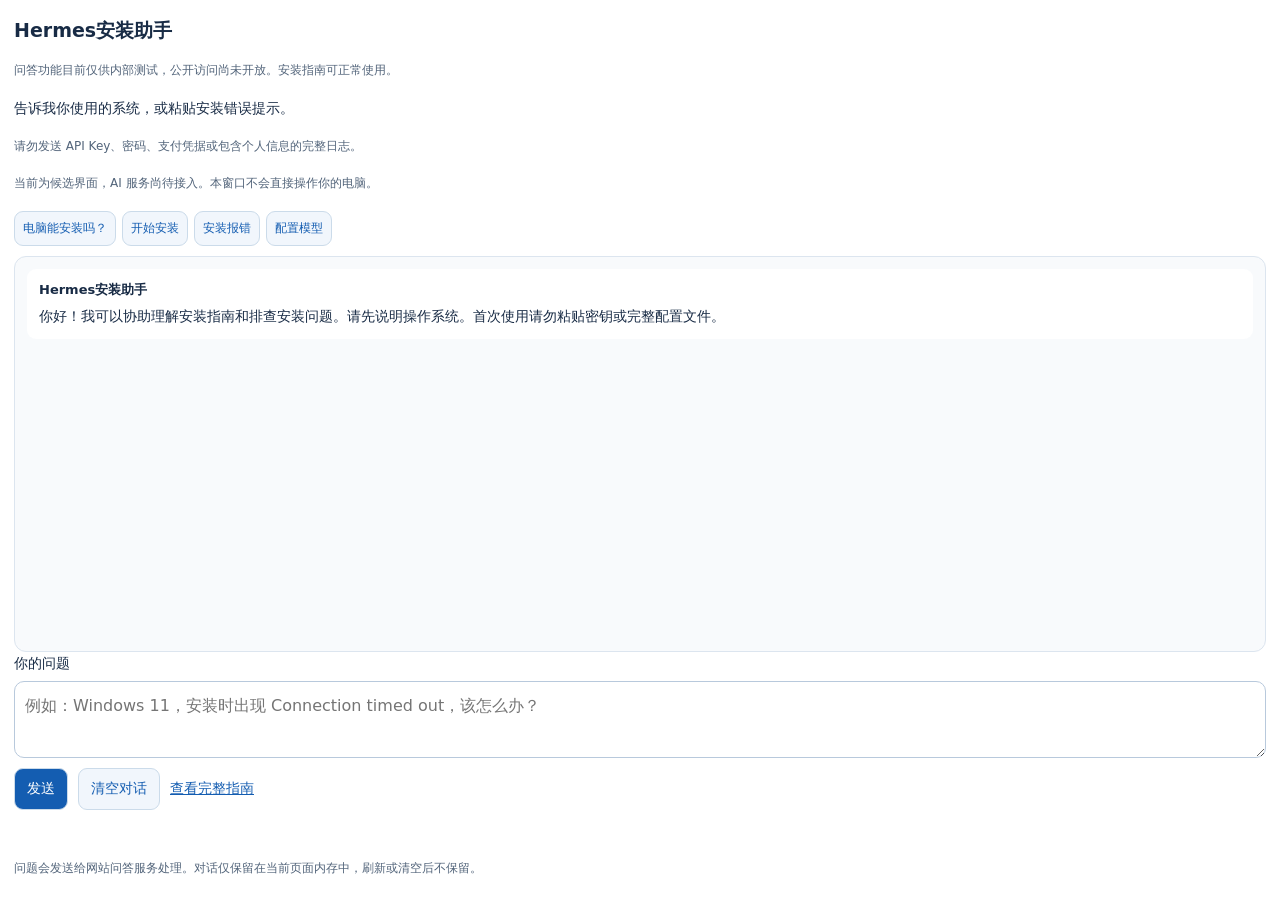
<file: site/install-assistant.html>
<!doctype html>
<html lang="zh-CN">
<head>
<meta charset="utf-8">
<meta name="viewport" content="width=device-width,initial-scale=1">
<meta name="robots" content="noindex,nofollow">
<title>Hermes安装助手</title>
<style>
*{box-sizing:border-box}
body{margin:0;background:#fff;color:#182b45;font:15px/1.7 system-ui,sans-serif}
main{max-width:760px;margin:auto;padding:18px}
h1{font-size:22px;margin:0 0 6px}
p{margin:8px 0}
.note{color:#52647a;font-size:13px}
.quick{display:flex;gap:8px;flex-wrap:wrap;margin:16px 0}
button{font:inherit;cursor:pointer;border:1px solid #cbdbea;border-radius:9px;padding:8px 12px;background:#f1f6fc;color:#145db1}
button:disabled{opacity:.55;cursor:wait}
#messages{height:260px;overflow:auto;border:1px solid #dce5ef;border-radius:12px;padding:12px;background:#f8fafc}
.message{margin-bottom:14px;padding:10px 12px;border-radius:9px;background:#fff;overflow-wrap:anywhere}
.message.user{background:#e9f2ff}
.message strong{display:block;font-size:13px;margin-bottom:4px}
.message .text{white-space:pre-wrap}
textarea{display:block;resize:vertical;width:100%;min-height:90px;border:1px solid #b8c9dc;border-radius:10px;padding:10px;font:inherit;margin-top:6px}
.actions{display:flex;gap:10px;align-items:center;margin-top:10px}
#send{background:#145db1;color:#fff}
#status{min-height:24px;color:#52647a;font-size:13px}
a{color:#145db1}
</style>

<style>
html,body{height:100%;min-height:0}
body{font-size:14px}
main{height:100%;min-height:0;display:flex;flex-direction:column;
  padding:14px;max-width:none}
h1{font-size:19px}
.note{font-size:12px}
.quick{margin:10px 0;gap:6px}
.quick button{font-size:12px;padding:6px 8px}
#messages{height:auto;min-height:100px;flex:1}
textarea{min-height:66px;max-height:130px;font-size:16px}
#status{font-size:12px}
.actions{flex-wrap:wrap}
</style>
</head>
<body>
<main>
<h1>Hermes安装助手</h1>
<p class="note" id="assistant-availability" role="note">问答功能目前仅供内部测试，公开访问尚未开放。安装指南可正常使用。</p>
<p>告诉我你使用的系统，或粘贴安装错误提示。</p>
<p class="note">请勿发送 API Key、密码、支付凭据或包含个人信息的完整日志。</p>
<p class="note">当前为候选界面，AI 服务尚待接入。本窗口不会直接操作你的电脑。</p>

<div class="quick" aria-label="快捷问题">
<button type="button" data-question="我想确认电脑是否满足安装要求，需要提供哪些信息？">电脑能安装吗？</button>
<button type="button" data-question="请分别说明 Windows 和 Mac 用户从哪里开始安装。">开始安装</button>
<button type="button" data-question="安装报错时，我应该提供哪些信息？哪些内容不能发送？">安装报错</button>
<button type="button" data-question="安装完成后，如何配置和使用 DeepSeek？">配置模型</button>
</div>

<div id="messages" role="log" aria-label="问答记录" aria-live="polite"></div>

<form id="form">
<label for="question">你的问题</label>
<textarea id="question" maxlength="2000"
  placeholder="例如：Windows 11，安装时出现 Connection timed out，该怎么办？"></textarea>
<div class="actions">
<button id="send" type="submit">发送</button>
<button id="clear" type="button">清空对话</button>
<a href="/guide.html" target="_blank" rel="noopener">查看完整指南</a>
</div>
</form>
<p id="status" role="status"></p>
<p class="note">问题会发送给网站问答服务处理。对话仅保留在当前页面内存中，刷新或清空后不保留。</p>
</main>

<script>
"use strict";
const endpoint = "/api/install-assistant/chat";
const form = document.getElementById("form");
const input = document.getElementById("question");
const box = document.getElementById("messages");
const status = document.getElementById("status");
const buttons = [...document.querySelectorAll("button")];
let history = [];
let busy = false;

function addMessage(role, text) {
  const item = document.createElement("div");
  item.className = "message " + role;
  const label = document.createElement("strong");
  label.textContent = role === "user" ? "你" : "Hermes安装助手";
  const content = document.createElement("div");
  content.className = "text";
  content.textContent = text;
  item.append(label, content);
  box.append(item);
  while (box.children.length > 24) box.firstElementChild.remove();
  box.scrollTop = box.scrollHeight;
}

function setBusy(value) {
  busy = value;
  buttons.forEach(button => button.disabled = value);
  input.disabled = value;
  form.setAttribute("aria-busy", String(value));
}

function reset() {
  history = [];
  box.replaceChildren();
  input.value = "";
  status.textContent = "";
  addMessage("assistant",
    "你好！我可以协助理解安装指南和排查安装问题。请先说明操作系统。首次使用请勿粘贴密钥或完整配置文件。");
}

async function submitQuestion(question) {
  if (busy || !question) return;
  if (question.length > 2000) {
    status.textContent = "请将问题缩短至 2000 字以内。";
    return;
  }

  // 仅拦截部分明显凭据格式，不能替代用户检查和服务端防护。
  if (/\bsk-[A-Za-z0-9_-]{12,}|(?:api[_ -]?key|authorization|password)\s*[:=]\s*\S+/i.test(question)) {
    status.textContent = "内容可能包含密钥或密码，请删除敏感内容后再发送。";
    return;
  }

  const outgoing = [...history, {role:"user", content:question}].slice(-12);
  addMessage("user", question);
  input.value = "";
  setBusy(true);
  status.textContent = "正在查询安装资料，请稍候……";

  const controller = new AbortController();
  const timer = setTimeout(() => controller.abort(), 45000);

  try {
    const response = await fetch(endpoint, {
      method:"POST",
      credentials:"same-origin",
      headers:{"Content-Type":"application/json"},
      body:JSON.stringify({messages:outgoing}),
      signal:controller.signal
    });

    if (!response.ok) {
      if (response.status === 403) {
        throw new Error("安装助手目前仅供内部测试，公开问答尚未开放。请先查看完整安装指南。");
      }
      if (response.status === 400) {
        throw new Error("问题内容未通过检查。请删除敏感信息，或清空对话后简要描述问题。");
      }
      if (response.status === 401) {
        throw new Error("当前访问未获授权，请先查看完整安装指南。");
      }
      if (response.status === 429) {
        throw new Error("当前提问次数或同时处理的问题已达上限，请稍后再试。");
      }
      if (response.status === 413) {
        throw new Error("对话内容过长，请清空对话后简要描述问题。");
      }
      if ([404,405,501].includes(response.status)) {
        throw new Error("问答入口暂不可用，请先查看完整安装指南。");
      }
      if ([502,503,504].includes(response.status)) {
        throw new Error("问答服务暂不可用，请稍后再试，或先查看完整安装指南。");
      }
      throw new Error("本次请求未完成，请稍后再试。");
    }

    const type = response.headers.get("content-type") || "";
    if (!type.includes("application/json")) {
      throw new Error("问答接口尚未正确接通，请先查看完整安装指南。");
    }

    const data = await response.json();
    if (typeof data.answer !== "string" ||
        !data.answer.trim() || data.answer.length > 12000) {
      throw new Error("未收到有效回答，请稍后再试。");
    }

    addMessage("assistant", data.answer);
    history = [...outgoing, {role:"assistant", content:data.answer}].slice(-12);
    status.textContent = "AI 回答仅供操作参考；环境检查和订单状态以对应系统结果为准。";
  } catch (error) {
    status.textContent = error.name === "AbortError"
      ? "等待回答超时。上一条请求可能仍在处理，请勿连续提交，可稍后重试。"
      : error instanceof TypeError
        ? "网络连接未完成，请检查连接后重试。"
        : error.message;
    input.value = question;
  } finally {
    clearTimeout(timer);
    setBusy(false);
    input.focus();
  }
}

form.addEventListener("submit", event => {
  event.preventDefault();
  submitQuestion(input.value.trim());
});
document.getElementById("clear").addEventListener("click", reset);
document.querySelectorAll("[data-question]").forEach(button => {
  button.addEventListener("click", () => {
    input.value = button.dataset.question;
    input.focus();
  });
});
reset();
</script>
</body>
</html>
</file>
<file: site/product.css>
:root{
  --blue:#1e60d5;--blue-dark:#164eac;--ink:#0f172a;
  --muted:#475569;--line:#e2e8f0;--bg:#f8fafc;
  --green:#059669;--radius:16px;
}
*{box-sizing:border-box}
html{scroll-behavior:smooth;scroll-padding-top:100px}
body{margin:0;background:var(--bg);color:var(--ink);
  font:16px/1.75 -apple-system,BlinkMacSystemFont,"Segoe UI",
  "PingFang SC","Microsoft YaHei",sans-serif}
a{color:var(--blue);text-underline-offset:4px}
button,input,textarea{font:inherit}
button,a{-webkit-tap-highlight-color:transparent}
button{cursor:pointer}
:focus-visible{outline:3px solid #0ea5e9;outline-offset:4px}
[hidden]{display:none!important}
.preview{padding:8px 20px;text-align:center;background:#eef4ff;
  color:#34527c;font-size:13px}
.header{background:#ffffffed;border-bottom:1px solid var(--line);
  position:sticky;top:0;z-index:10}
.nav{max-width:1160px;margin:auto;padding:17px 24px;display:flex;
  align-items:center;justify-content:space-between;gap:20px;flex-wrap:wrap}
.brand{font-size:20px;font-weight:800;letter-spacing:-.5px;
  text-decoration:none;color:var(--ink)}
.brand span{color:var(--blue)}
.links{display:flex;gap:22px;align-items:center;flex-wrap:wrap}
.links a{font-size:14px;color:var(--muted);text-decoration:none}
.links a:hover{color:var(--blue)}
.container{max-width:1160px;margin:auto;padding:0 24px}
.hero{display:grid;grid-template-columns:1.12fr .88fr;
  gap:56px;align-items:center;padding:72px 0 64px}
.eyebrow{font-size:13px;font-weight:700;letter-spacing:1px;color:var(--blue)}
h1{font-size:clamp(30px,3.8vw,46px);line-height:1.3;letter-spacing:-1px;
  margin:16px 0 20px}
h2{font-size:27px;line-height:1.4;margin:0 0 12px}
h3{font-size:18px;margin:0 0 10px}
.lead{color:var(--muted);font-size:18px;max-width:620px}
.subtitle{font-weight:600;color:var(--ink);font-size:20px}
.actions{display:flex;gap:12px;flex-wrap:wrap;margin:26px 0 14px}
.button{display:inline-flex;align-items:center;justify-content:center;
  padding:12px 20px;border-radius:10px;border:1px solid var(--line);
  background:#fff;color:var(--ink);font-weight:600;text-decoration:none}
.button.primary{background:var(--blue);border-color:var(--blue);color:#fff}
.button.primary:hover{background:var(--blue-dark)}
.small{font-size:14px;color:var(--muted)}
.price{margin-top:24px;padding-top:20px;border-top:1px solid var(--line)}
.price strong{font-size:28px;color:var(--blue)}
.price p{margin:4px 0}
.scene{background:#fff;border:1px solid var(--line);border-radius:20px;
  padding:26px;box-shadow:0 18px 50px #19365b0a}
.scene-top{display:flex;justify-content:space-between;gap:12px;
  padding-bottom:18px;border-bottom:1px solid var(--line);font-size:14px}
.scene-top span{color:var(--muted);font-size:12px}
.scene-title{font-size:23px;font-weight:700;margin:24px 0 16px}
.task{display:flex;gap:14px;padding:17px 0;border-bottom:1px solid #f1f5f9}
.task b{display:grid;place-items:center;width:36px;height:36px;flex:none;
  border-radius:10px;background:#eef4ff;color:var(--blue);font-size:14px}
.task p{margin:0;font-size:14px;color:var(--muted)}
.task strong{font-size:16px}
.section{padding:52px 0;border-top:1px solid var(--line)}
.section-intro{color:var(--muted);margin:0 0 28px}
.grid{display:grid;grid-template-columns:repeat(4,minmax(0,1fr));gap:22px}
.feature{padding:6px 0}
.feature p{font-size:14px;color:var(--muted);margin:8px 0}
.number{font-size:13px;color:var(--blue);font-weight:700;margin-bottom:12px}
.platforms{display:grid;grid-template-columns:repeat(3,minmax(0,1fr));gap:18px}
.platform{background:#fff;border:1px solid var(--line);border-radius:14px;padding:24px}
.platform ul{padding-left:20px;color:var(--muted);font-size:14px}
.pill{display:inline-block;border:1px solid var(--line);border-radius:24px;
  padding:7px 14px;background:#fff;font-size:14px;margin:0 8px 10px 0}
.pill.verified{color:#047857;background:#ecfdf5;border-color:#bbf7d0}
details.faq{border-bottom:1px solid var(--line);padding:18px 0}
details.faq summary{cursor:pointer;font-weight:600}
details.faq p{color:var(--muted);max-width:850px}
.notice{padding:20px 24px;border-left:3px solid var(--blue);
  background:#eef4ff;border-radius:0 10px 10px 0}
.footer{border-top:1px solid var(--line);padding:32px 24px 90px;
  background:#fff;color:var(--muted);font-size:13px}
.footer-inner{max-width:1112px;margin:auto}
.footer p{margin:6px 0}
.mobile-note{display:none}
.assistant-launch{position:fixed;right:24px;bottom:24px;z-index:25;
  border:0;border-radius:30px;background:var(--blue);color:white;
  padding:13px 20px;font-weight:600;box-shadow:0 6px 24px #1e60d52b}
.assistant-panel{position:fixed;inset:16px 16px 16px auto;margin:0;
  width:410px;max-width:calc(100vw - 32px);height:calc(100dvh - 32px);
  max-height:none;padding:0;border:1px solid var(--line);border-radius:16px;
  box-shadow:0 16px 60px #0f172a24;background:#fff;z-index:30}
.assistant-panel[open]{display:flex;flex-direction:column}
.assistant-panel::backdrop{background:#0f172a55}
.assistant-top{display:flex;align-items:center;justify-content:space-between;
  padding:13px 18px;border-bottom:1px solid var(--line);font-size:14px}
.assistant-top button{border:1px solid var(--line);border-radius:7px;
  padding:4px 10px;background:#fff;color:var(--ink)}
.assistant-panel iframe{border:0;width:100%;flex:1;min-height:0}
.guide{max-width:940px;margin:auto;padding:40px 28px 64px}
.guide h1{font-size:34px}
.guide h2{margin-top:42px;font-size:23px}
.guide p,.guide li{overflow-wrap:anywhere}
.guide pre{position:relative;overflow:auto;background:#102139;color:#edf5ff;
  border-radius:12px;padding:52px 20px 20px;line-height:1.65}
.guide code{font:13px/1.65 ui-monospace,SFMono-Regular,Consolas,monospace}
.code-copy{position:absolute;right:10px;top:10px;background:#263d59;color:#fff;
  border:1px solid #46617f;border-radius:6px;padding:4px 10px;font-size:12px}
.guide-toc{background:#fff;border:1px solid var(--line);border-radius:12px;
  padding:16px 20px;margin:24px 0}
.guide-toc summary{cursor:pointer;font-weight:600}
.guide-toc ol{padding-left:22px}
.guide-toc a{font-size:14px}
@media(min-width:1280px){
  body.assistant-open{padding-right:440px}
  body.assistant-open .hero{grid-template-columns:1fr;gap:28px}
  body.assistant-open .grid{grid-template-columns:repeat(2,minmax(0,1fr))}
  body.assistant-open .platforms{grid-template-columns:1fr}
}
@media(max-width:860px){
  .hero{grid-template-columns:1fr;gap:32px;padding:36px 0}
  .grid{grid-template-columns:repeat(2,minmax(0,1fr))}
  .platforms{grid-template-columns:1fr}
  .mobile-note{display:block;background:#fffbeb;color:#92400e;
    padding:10px 20px;font-size:13px}
}
@media(max-width:560px){
  .nav{padding:12px 18px;gap:8px}
  .links{gap:15px}
  .links a{font-size:13px}
  .container{padding:0 20px}
  .grid{grid-template-columns:1fr;gap:24px}
  .hero{padding:30px 0}
  .scene{padding:20px}
  .section{padding:36px 0}
  .guide{padding:28px 18px}
  .guide h1{font-size:28px}
  .assistant-panel{inset:0;width:100%;max-width:100%;
    height:100dvh;border:0;border-radius:0}
  .assistant-launch{right:16px;bottom:16px}
}
@media(prefers-reduced-motion:reduce){html{scroll-behavior:auto}}
</file>
